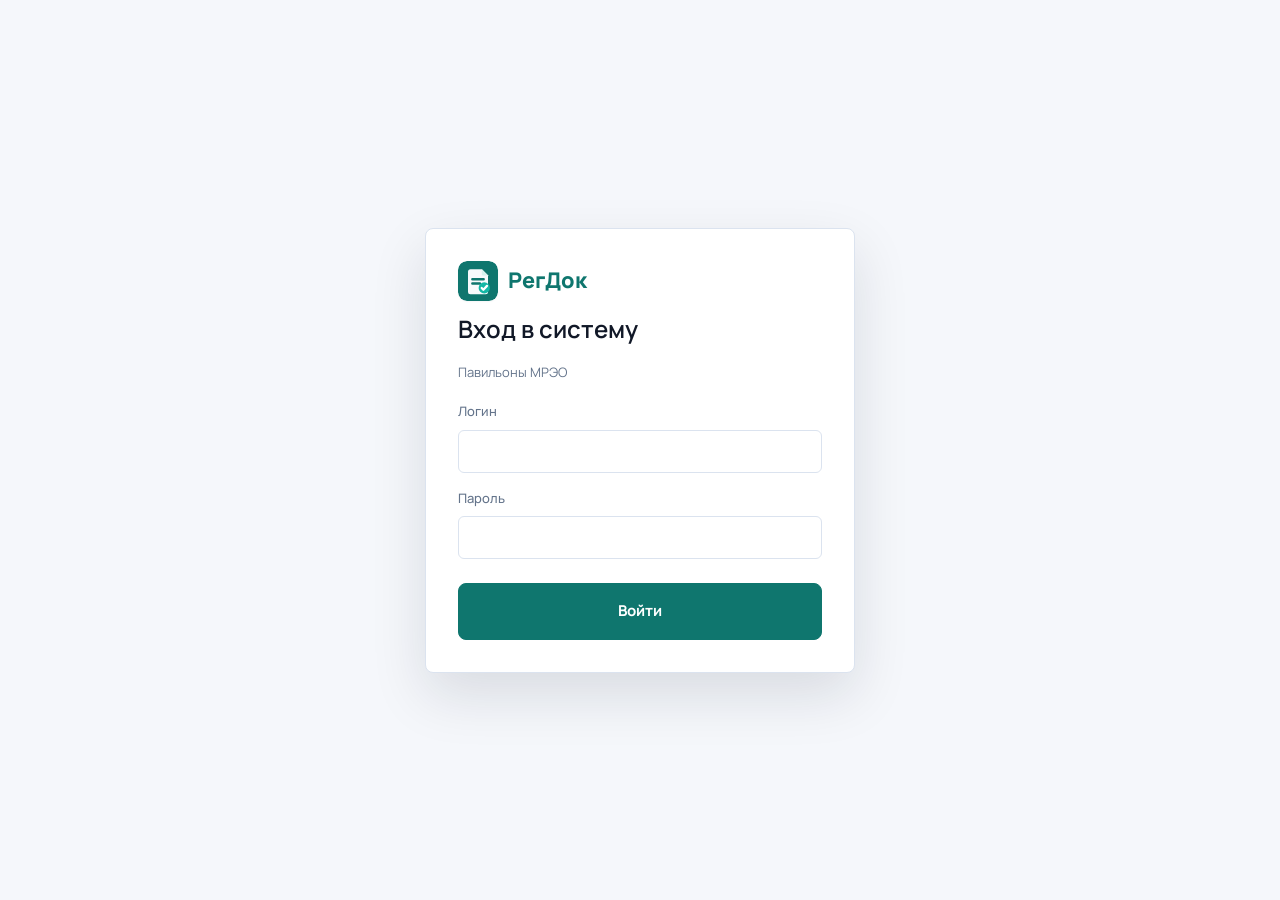
<file: frontend/index.html>
<!DOCTYPE html>
<html lang="ru">
<head>
  <meta charset="UTF-8">
  <meta name="viewport" content="width=device-width, initial-scale=1">
  <script src="page-auth-guard.js?v=289-doc-checkbox-sync"></script>
  <title>Подготовка документов</title>
  <link rel="icon" href="favicon.ico?v=304-logo-mark" sizes="any">
  <link rel="icon" href="favicon.svg?v=304-logo-mark" type="image/svg+xml">
  <link rel="icon" href="favicon-32.png?v=304-logo-mark" type="image/png" sizes="32x32">
  <link rel="apple-touch-icon" href="apple-touch-icon.png?v=304-logo-mark">
  <link rel="mask-icon" href="assets/logo-mask.svg?v=304-logo-mark" color="#0f766e">
  <link rel="preconnect" href="https://fonts.googleapis.com">
  <link rel="preconnect" href="https://fonts.gstatic.com" crossorigin>
  <link href="https://fonts.googleapis.com/css2?family=Manrope:wght@400;500;600;700&family=PT+Serif:wght@400;600&display=swap" rel="stylesheet">
  <link rel="stylesheet" href="styles.css?v=317-history-hidden">
</head>
<body>
  <div class="app">
    <div id="appHeader"></div>
    <main class="main">
      <!-- Контент павильона 1: форма + последние заявки -->
      <div class="main-content main-content--p1" id="contentP1">
      <!-- Основная форма: один блок ввода — остальное подставляется -->
      <section class="card card--primary" id="mainForm">
        <div class="card__title-row">
          <h2 class="card__title">Данные заказа</h2>
          <div class="history-menu" id="historyMenu">
            <button type="button" class="history-menu__trigger" id="historyTrigger" aria-expanded="false" aria-controls="historyPopover">
              История
            </button>
            <div class="history-menu__popover" id="historyPopover" hidden>
              <div class="history-menu__header">
                <strong>История заполнений</strong>
                <span class="history-menu__meta" id="historyRange">0–0</span>
              </div>
              <div class="history-menu__filters" aria-label="Фильтр истории по дате">
                <label class="history-menu__filter-label" for="historyDateFilter">Дата</label>
                <input type="date" id="historyDateFilter" class="history-menu__date">
                <button type="button" class="history-menu__clear" id="historyDateClear">Все</button>
              </div>
              <label class="history-menu__search-label" for="historySearch">Поиск</label>
              <input type="search" id="historySearch" class="history-menu__search" placeholder="ФИО, авто, VIN, телефон">
              <ul class="form-history-list form-history-list--popover" id="formHistoryList">
                <li class="form-history-list__loading" id="formHistoryLoading">Загрузка…</li>
              </ul>
              <div class="history-menu__footer">
                <button type="button" class="history-menu__nav" id="historyPrev" disabled>Назад</button>
                <button type="button" class="history-menu__nav" id="historyNext" disabled>Дальше</button>
              </div>
            </div>
          </div>
        </div>

        <fieldset class="form-section">
          <legend class="form-section__title form-section__title--with-action">
            <span>Покупатель / клиент</span>
            <button type="button" class="section-clear-btn" id="clearClientBlock">Очистить</button>
          </legend>
          <div class="form-section__toggle" style="margin-bottom:0.75rem">
            <label class="toggle-label">
              <input type="checkbox" id="clientIsLegal" class="toggle-label__input" autocomplete="off">
              <span class="toggle-label__box"></span>
              <span class="toggle-label__text">Клиент — юр. лицо</span>
            </label>
          </div>
          <div class="form-grid" id="clientIndividual">
            <div class="field">
              <label class="field__label" for="clientFio">ФИО</label>
              <input type="text" id="clientFio" class="field__input" placeholder="Иванов Иван Иванович" autocomplete="off">
            </div>
            <div class="field">
              <label class="field__label" for="clientBirthDate">Дата рождения</label>
              <input type="text" id="clientBirthDate" class="field__input field__input--date" inputmode="numeric" maxlength="10" placeholder="ДД.ММ.ГГГГ" autocomplete="off">
            </div>
            <div class="field">
              <label class="field__label" for="clientBirthPlace">Место рождения</label>
              <input type="text" id="clientBirthPlace" class="field__input" placeholder="место рождения" autocomplete="off">
            </div>
            <div class="field field--full document-group">
              <div class="document-group__title">Паспорт</div>
              <div class="document-group__row document-group__row--passport">
                <label class="mini-field">
                  <span class="field__label">Серия</span>
                  <input type="text" id="clientPassportSeries" class="field__input field__input--series" inputmode="numeric" maxlength="4" placeholder="0000" autocomplete="off">
                </label>
                <label class="mini-field">
                  <span class="field__label">Номер</span>
                  <input type="text" id="clientPassportNumber" class="field__input field__input--doc-number" inputmode="numeric" maxlength="6" placeholder="000000" autocomplete="off">
                </label>
                <label class="mini-field mini-field--issued-by">
                  <span class="field__label">Кем выдан</span>
                  <input type="text" id="clientPassportIssuedBy" class="field__input" placeholder="наименование подразделения" autocomplete="off">
                </label>
              </div>
              <div class="document-group__row">
                <label class="mini-field mini-field--date">
                  <span class="field__label">Когда выдан</span>
                  <input type="text" id="clientPassportIssuedDate" class="field__input field__input--date" inputmode="numeric" maxlength="10" placeholder="ДД.ММ.ГГГГ" autocomplete="off">
                </label>
                <label class="mini-field mini-field--code">
                  <span class="field__label">Код подразделения</span>
                  <input type="text" id="clientPassportDivisionCode" class="field__input field__input--division" inputmode="numeric" maxlength="7" placeholder="000-000" autocomplete="off">
                </label>
              </div>
            </div>
          </div>
          <div class="form-grid" id="clientLegal" style="display:none">
            <div class="field field--full">
              <label class="field__label" for="clientLegalName">Название</label>
              <input type="text" id="clientLegalName" class="field__input" placeholder="наименование организации" autocomplete="off">
            </div>
            <div class="field">
              <label class="field__label" for="clientInn">ИНН</label>
              <input type="text" id="clientInn" class="field__input" placeholder="ИНН" autocomplete="off">
            </div>
            <div class="field">
              <label class="field__label" for="clientOgrn">ОГРН</label>
              <input type="text" id="clientOgrn" class="field__input" placeholder="ОГРН" autocomplete="off">
            </div>
          </div>
          <div class="form-grid">
            <div class="field field--full">
              <label class="field__label" for="clientAddress">Адрес</label>
              <input type="text" id="clientAddress" class="field__input" placeholder="адрес регистрации" autocomplete="off">
            </div>
            <div class="field field--full">
              <label class="field__label" for="clientPhone">Телефон</label>
              <input type="tel" id="clientPhone" class="field__input field__input--phone" inputmode="numeric" value="+7 (___) ___-__-__" placeholder="+7 (___) ___-__-__" autocomplete="off">
            </div>
          </div>
        </fieldset>

        <fieldset class="form-section form-section--togglable" id="sectionSeller">
          <div class="form-section__toggle">
            <label class="toggle-label">
              <input type="checkbox" id="hasSeller" class="toggle-label__input" autocomplete="off">
              <span class="toggle-label__box"></span>
              <span class="toggle-label__text">Продавец (для ДКП)</span>
            </label>
            <div class="form-section__actions">
              <button type="button" class="section-clear-btn section-swap-btn" id="swapClientSeller">Поменять</button>
              <button type="button" class="section-clear-btn" id="clearSellerBlock">Очистить</button>
            </div>
          </div>
          <div class="form-section__body form-section__body--closed" id="sellerBody">
            <div class="form-grid">
              <div class="field">
                <label class="field__label" for="sellerFio">ФИО продавца</label>
                <input type="text" id="sellerFio" class="field__input" placeholder="Иванов Иван Иванович" autocomplete="off">
              </div>
              <div class="field">
                <label class="field__label" for="sellerBirthDate">Дата рождения</label>
                <input type="text" id="sellerBirthDate" class="field__input field__input--date" inputmode="numeric" maxlength="10" placeholder="ДД.ММ.ГГГГ" autocomplete="off">
              </div>
              <div class="field field--full document-group">
                <div class="document-group__title">Паспорт продавца</div>
                <div class="document-group__row document-group__row--passport">
                  <label class="mini-field">
                    <span class="field__label">Серия</span>
                    <input type="text" id="sellerPassportSeries" class="field__input field__input--series" inputmode="numeric" maxlength="4" placeholder="0000" autocomplete="off">
                  </label>
                  <label class="mini-field">
                    <span class="field__label">Номер</span>
                    <input type="text" id="sellerPassportNumber" class="field__input field__input--doc-number" inputmode="numeric" maxlength="6" placeholder="000000" autocomplete="off">
                  </label>
                  <label class="mini-field mini-field--issued-by">
                    <span class="field__label">Кем выдан</span>
                    <input type="text" id="sellerPassportIssuedBy" class="field__input" placeholder="наименование подразделения" autocomplete="off">
                  </label>
                </div>
                <div class="document-group__row">
                  <label class="mini-field mini-field--date">
                    <span class="field__label">Когда выдан</span>
                    <input type="text" id="sellerPassportIssuedDate" class="field__input field__input--date" inputmode="numeric" maxlength="10" placeholder="ДД.ММ.ГГГГ" autocomplete="off">
                  </label>
                  <label class="mini-field mini-field--code">
                    <span class="field__label">Код подразделения</span>
                    <input type="text" id="sellerPassportDivisionCode" class="field__input field__input--division" inputmode="numeric" maxlength="7" placeholder="000-000" autocomplete="off">
                  </label>
                </div>
              </div>
              <div class="field field--full">
                <label class="field__label" for="sellerAddress">Адрес</label>
                <input type="text" id="sellerAddress" class="field__input" placeholder="адрес регистрации" autocomplete="off">
              </div>
            </div>
            <div class="form-section__sub form-section__sub--dkp">
              <div class="form-section__sub-title">Данные договора (дата, сумма, номер)</div>
              <div class="form-grid form-grid--dkp">
                <div class="field">
                  <label class="field__label" for="dkpDate">Дата договора</label>
                  <input type="text" id="dkpDate" class="field__input field__input--date" inputmode="numeric" maxlength="10" placeholder="ДД.ММ.ГГГГ" autocomplete="off">
                </div>
                <div class="field">
                  <label class="field__label" for="summaDkp">Сумма договора, ₽</label>
                  <input type="number" id="summaDkp" class="field__input field__input--number" min="0" step="1" value="0" placeholder="0">
                </div>
                <div class="field">
                  <label class="field__label" for="dkpNumber">Номер договора (если есть)</label>
                  <input type="text" id="dkpNumber" class="field__input" placeholder="—" autocomplete="off">
                </div>
              </div>
            </div>
          </div>
        </fieldset>

        <fieldset class="form-section form-section--togglable" id="sectionTrustee">
          <div class="form-section__toggle">
            <label class="toggle-label">
              <input type="checkbox" id="hasTrustee" class="toggle-label__input" autocomplete="off">
              <span class="toggle-label__box"></span>
              <span class="toggle-label__text">Доверенное лицо (действует по доверенности)</span>
            </label>
          </div>
          <div class="form-section__body form-section__body--closed" id="trusteeBody">
            <div class="form-grid">
              <div class="field">
                <label class="field__label" for="trusteeFio">ФИО доверенного лица</label>
                <input type="text" id="trusteeFio" class="field__input" placeholder="ФИО" autocomplete="off">
              </div>
              <div class="field">
                <label class="field__label" for="trusteeBirthDate">Дата рождения</label>
                <input type="text" id="trusteeBirthDate" class="field__input field__input--date" inputmode="numeric" maxlength="10" placeholder="ДД.ММ.ГГГГ" autocomplete="off">
              </div>
              <div class="field field--full document-group">
                <div class="document-group__title">Паспорт доверенного лица</div>
                <div class="document-group__row document-group__row--passport">
                  <label class="mini-field">
                    <span class="field__label">Серия</span>
                    <input type="text" id="trusteePassportSeries" class="field__input field__input--series" inputmode="numeric" maxlength="4" placeholder="0000" autocomplete="off">
                  </label>
                  <label class="mini-field">
                    <span class="field__label">Номер</span>
                    <input type="text" id="trusteePassportNumber" class="field__input field__input--doc-number" inputmode="numeric" maxlength="6" placeholder="000000" autocomplete="off">
                  </label>
                  <label class="mini-field mini-field--issued-by">
                    <span class="field__label">Кем выдан</span>
                    <input type="text" id="trusteePassportIssuedBy" class="field__input" placeholder="наименование подразделения" autocomplete="off">
                  </label>
                </div>
                <div class="document-group__row">
                  <label class="mini-field mini-field--date">
                    <span class="field__label">Когда выдан</span>
                    <input type="text" id="trusteePassportIssuedDate" class="field__input field__input--date" inputmode="numeric" maxlength="10" placeholder="ДД.ММ.ГГГГ" autocomplete="off">
                  </label>
                  <label class="mini-field mini-field--code">
                    <span class="field__label">Код подразделения</span>
                    <input type="text" id="trusteePassportDivisionCode" class="field__input field__input--division" inputmode="numeric" maxlength="7" placeholder="000-000" autocomplete="off">
                  </label>
                </div>
              </div>
            </div>
          </div>
        </fieldset>

        <fieldset class="form-section">
          <legend class="form-section__title form-section__title--with-action">
            <span>Транспортное средство</span>
            <button type="button" class="section-clear-btn" id="clearVehicleBlock">Очистить</button>
          </legend>
          <div class="form-grid form-grid--wide">
            <div class="field">
              <label class="field__label" for="vin">VIN</label>
              <input type="text" id="vin" class="field__input" placeholder="VIN / номер кузова" autocomplete="off">
            </div>
            <div class="field">
              <label class="field__label" for="brandModel">Марка, модель</label>
              <input type="text" id="brandModel" class="field__input" placeholder="напр. Toyota Camry" autocomplete="off">
            </div>
            <div class="field">
              <label class="field__label" for="vehicleType">Тип ТС</label>
              <input type="text" id="vehicleType" class="field__input" placeholder="легковой, грузовой…" autocomplete="off">
            </div>
            <div class="field">
              <label class="field__label" for="year">Год выпуска</label>
              <input type="text" id="year" class="field__input" placeholder="год" autocomplete="off">
            </div>
            <div class="field">
              <label class="field__label" for="engine">Двигатель</label>
              <input type="text" id="engine" class="field__input" placeholder="модель, №" autocomplete="off">
            </div>
            <div class="field">
              <label class="field__label" for="chassis">№ шасси (рамы)</label>
              <input type="text" id="chassis" class="field__input" placeholder="—" autocomplete="off">
            </div>
            <div class="field">
              <label class="field__label" for="power">Мощность</label>
              <input type="text" id="power" class="field__input" placeholder="кВт / л.с." autocomplete="off">
            </div>
            <div class="field">
              <label class="field__label" for="mass">Масса</label>
              <input type="text" id="mass" class="field__input" placeholder="разреш. / без нагрузки" autocomplete="off">
            </div>
            <div class="field">
              <label class="field__label" for="body">№ кузова</label>
              <input type="text" id="body" class="field__input" placeholder="—" autocomplete="off">
            </div>
            <div class="field">
              <label class="field__label" for="color">Цвет</label>
              <input type="text" id="color" class="field__input" placeholder="цвет" autocomplete="off">
            </div>
            <div class="field">
              <label class="field__label" for="plateNumber">Гос. номер</label>
              <input type="text" id="plateNumber" class="field__input" placeholder="А123БВ77" autocomplete="off">
            </div>
            <div class="field field--full vehicle-docs">
              <div class="vehicle-doc">
                <div class="document-group__title">СРТС</div>
                <div class="document-group__row">
                  <label class="mini-field">
                    <span class="field__label">Серия</span>
                    <input type="text" id="srtsSeries" class="field__input field__input--series" maxlength="4" placeholder="серия" autocomplete="off">
                  </label>
                  <label class="mini-field">
                    <span class="field__label">Номер</span>
                    <input type="text" id="srtsNumber" class="field__input field__input--doc-number" maxlength="6" placeholder="номер" autocomplete="off">
                  </label>
                  <label class="mini-field mini-field--date">
                    <span class="field__label">Когда выдан</span>
                    <input type="text" id="srtsIssuedDate" class="field__input field__input--date" inputmode="numeric" maxlength="10" placeholder="ДД.ММ.ГГГГ" autocomplete="off">
                  </label>
                </div>
                <label class="field field--full">
                  <span class="field__label">Кем выдан</span>
                  <input type="text" id="srtsIssuedBy" class="field__input" placeholder="орган выдачи" autocomplete="off">
                </label>
              </div>
              <div class="vehicle-doc">
                <div class="document-group__title">ПТС</div>
                <div class="document-group__row">
                  <label class="mini-field">
                    <span class="field__label">Серия</span>
                    <input type="text" id="ptsSeries" class="field__input field__input--series" maxlength="4" placeholder="серия" autocomplete="off">
                  </label>
                  <label class="mini-field">
                    <span class="field__label">Номер</span>
                    <input type="text" id="ptsNumber" class="field__input field__input--doc-number" placeholder="номер / электронный ПТС" autocomplete="off">
                  </label>
                  <label class="mini-field mini-field--date">
                    <span class="field__label">Когда выдан</span>
                    <input type="text" id="ptsIssuedDate" class="field__input field__input--date" inputmode="numeric" maxlength="10" placeholder="ДД.ММ.ГГГГ" autocomplete="off">
                  </label>
                </div>
                <label class="field field--full">
                  <span class="field__label">Кем выдан</span>
                  <input type="text" id="ptsIssuedBy" class="field__input" placeholder="орган выдачи" autocomplete="off">
                </label>
              </div>
            </div>
          </div>
          <div class="form-section__sub form-section__sub--dkp-single">
            <div class="field">
              <label class="field__label" for="dkpSummary">ДКП</label>
              <input type="text" id="dkpSummary" class="field__input" placeholder="если указали «Продавец» — подтянется дата и сумма, иначе впишите вручную">
            </div>
          </div>
        </fieldset>

      </section>

      <aside class="work-sidebar" aria-label="Документы, оплата и итоги">
        <section class="card card--summary card--payment-workflow" id="summaryCard">
          <h2 class="card__title">Документы и оплата</h2>
          <div class="payment-workflow">
            <div class="form-row form-row--add-doc">
              <div class="field field--full">
                <label class="field__label" for="docSelect">Документы</label>
                <div id="docSelect" class="document-checklist" role="group" aria-label="Документы из прейскуранта">
                  <span class="document-checklist__loading">Загрузка прейскуранта...</span>
                </div>
              </div>
            </div>
            <div class="form-row amounts">
              <div class="field">
                <label class="field__label" for="stateDuty">Госпошлина, ₽</label>
                <input type="number" id="stateDuty" class="field__input field__input--number" min="0" step="1" value="0" placeholder="0">
                <div class="state-duty-note" id="stateDutyNote" hidden>
                  <span>В заявление: <strong id="stateDutyBaseHint">0 ₽</strong></span>
                  <span>В кассу с комиссией: <strong id="stateDutyCashHint">0 ₽</strong></span>
                  <span>Комиссия: <strong id="stateDutyCommissionHint">0 ₽</strong></span>
                </div>
              </div>
              <div class="field field--plate">
                <div class="plate-option">
                  <label class="toggle-label">
                    <input type="checkbox" id="needPlate" class="toggle-label__input" autocomplete="off">
                    <span class="toggle-label__box"></span>
                    <span class="toggle-label__text">Изготовление номера</span>
                  </label>
                  <span class="plate-option__qty">
                    <select id="plateQuantity" class="field__select field__select--sm" title="Количество">
                      <option value="1">1 шт — 1 500 ₽</option>
                      <option value="2">2 шт — 3 000 ₽</option>
                    </select>
                  </span>
                </div>
              </div>
            </div>
          </div>
          <h3 class="payment-total-title">К оплате</h3>
          <div class="summary">
            <div class="summary__row summary__row--stacked">
              <div class="summary__row-main">
                <span class="summary__label">Документы</span>
                <span class="summary__value summary__value--income" id="sumIncome">0 ₽</span>
              </div>
              <div class="documents-to-print documents-to-print--summary" id="documentsToPrint">
                <p class="documents-to-print__empty" id="documentsEmpty" hidden></p>
                <ul class="documents-to-print__list" id="documentsList"></ul>
              </div>
            </div>
            <div class="summary__row" id="sumStateDutyRow" hidden>
              <span class="summary__label">Госпошлина</span>
              <span class="summary__value" id="sumStateDuty">0 ₽</span>
            </div>
            <div class="summary__row" id="sumPlateRow" hidden>
              <span class="summary__label" id="sumPlateLabel">Номера</span>
              <span class="summary__value" id="sumPlate">0 ₽</span>
            </div>
            <div class="summary__row summary__row--total">
              <span class="summary__label">Итого к оплате</span>
              <span class="summary__value summary__value--total" id="sumTotal">0 ₽</span>
            </div>
          </div>
          <div class="actions actions--stacked">
            <button type="button" class="btn btn--primary" id="btnAcceptCash" disabled>
              Принять наличные
            </button>
            <button type="button" class="btn btn--secondary" id="btnPrint" disabled>
              Печать документов
            </button>
          </div>
          <p class="summary__hint">Сумма считается автоматически из полей выше</p>
        </section>

      </aside>
      </div>

      <!-- Контент павильона 2: заказы с номерами -->
      <div class="main-content main-content--p2" id="contentP2" style="display:none;">
        <section class="card">
          <h2 class="card__title">Изготовление номеров — последние заказы</h2>
          <div id="plateListContainer">
            <p class="text-caption" id="plateListLoading">Загрузка…</p>
            <table class="plate-table" id="plateOrderTable" style="display:none;">
              <thead>
                <tr><th>ID</th><th>Клиент</th><th>Сумма</th><th>Заявл.</th><th>Дата заявки</th><th>Комментарий</th><th>Действия</th></tr>
              </thead>
              <tbody id="plateOrderBody"></tbody>
            </table>
            <p class="text-caption" id="plateListEmpty" style="display:none;">Нет заказов с номерами</p>
          </div>
        </section>
        <div id="modalPay" class="modal" aria-hidden="true">
          <div class="modal__box">
            <h3>Доплата за номера</h3>
            <p class="text-caption" style="margin:0 0 0.5rem;">Заказ <strong id="modalOrderIdP2"></strong></p>
            <label for="modalAmountP2">Сумма, ₽</label>
            <input type="number" id="modalAmountP2" min="1" step="1" value="0">
            <div class="row-actions">
              <button type="button" class="btn btn--primary" id="modalSubmitP2">Принять</button>
              <button type="button" class="btn btn--secondary" id="modalCancelP2">Отмена</button>
            </div>
          </div>
        </div>
      </div>
    </main>

    <footer class="footer">
      <span id="orderIdDisplay"></span>
      <span class="footer__time" id="currentTime"></span>
    </footer>
  </div>

  <script src="auth.js?v=317-history-hidden"></script>
  <script src="header-common.js?v=317-history-hidden"></script>
  <script src="dashboard.js?v=317-history-hidden"></script>
  <script src="form-page/context.js?v=317-history-hidden"></script>
  <script src="form-page/helpers.js?v=317-history-hidden"></script>
  <script src="form-page/render.js?v=317-history-hidden"></script>
  <script src="form-page/api.js?v=317-history-hidden"></script>
  <script src="form-page/init.js?v=317-history-hidden"></script>
  <script src="app.js?v=317-history-hidden"></script>
</body>
</html>
</file>
<file: frontend/styles.css>
/* ==========================================================================
   Eye W — Design system & layout (2026-style)
   Stripe/Notion/Linear inspired: air, hierarchy, one accent, soft shadows.
   All existing IDs and JS-targeted classes preserved.
   ========================================================================== */

/* -------------------------------------------------------------------------- */
/* 1. Reset & tokens                                                           */
/* -------------------------------------------------------------------------- */
:root {
  /* Primary + neutrals */
  color-scheme: light;
  --color-primary: #0f766e;
  --color-primary-hover: #115e59;
  --color-primary-soft: rgba(15, 118, 110, 0.1);
  --color-primary-strong: #134e4a;
  --color-accent-blue: #2563eb;
  --color-accent-blue-soft: rgba(37, 99, 235, 0.1);
  --color-income: #15803d;
  --color-success: #16a34a;
  --color-warning: #d97706;
  --color-danger: #dc2626;
  --color-danger-bg: #fef2f2;

  --color-bg: #f4f7fb;
  --color-surface: #ffffff;
  --color-surface-alt: #f8fafc;
  --color-surface-elevated: #ffffff;
  --color-text: #172033;
  --color-text-muted: #667085;
  --color-border: #d8e0ea;
  --color-border-soft: rgba(100, 116, 139, 0.18);
  --color-border-focus: var(--color-primary);
  --color-table-header: #f8fafc;
  --color-hover: #f1f5f9;
  --color-input-bg: #ffffff;
  --focus-ring: rgba(15, 118, 110, 0.16);

  /* Spacing (8px grid) */
  --space-1: 4px;
  --space-2: 8px;
  --space-3: 12px;
  --space-4: 16px;
  --space-5: 20px;
  --space-6: 24px;
  --space-8: 32px;
  --space-10: 40px;

  /* Radius */
  --radius-sm: 8px;
  --radius-md: 12px;
  --radius-lg: 16px;

  /* Shadows (soft, 2026) */
  --shadow-sm: 0 1px 2px rgba(15, 23, 42, 0.05);
  --shadow-md: 0 10px 28px rgba(15, 23, 42, 0.08);
  --shadow-lg: 0 20px 56px rgba(15, 23, 42, 0.12);

  /* Typography */
  --font-sans: 'Manrope', system-ui, -apple-system, sans-serif;
  --font-serif: 'PT Serif', Georgia, serif;

  --text-h1: 1.5rem;
  --text-h2: 1.25rem;
  --text-section: 0.875rem;
  --text-body: 0.9375rem;
  --text-caption: 0.8125rem;
  --line-height: 1.5;
  --line-height-tight: 1.35;

  /* Legacy aliases (used by existing markup) */
  --bg: var(--color-bg);
  --surface: var(--color-surface);
  --surface2: var(--color-surface-alt);
  --text: var(--color-text);
  --text-muted: var(--color-text-muted);
  --accent: var(--color-primary);
  --accent-hover: var(--color-primary-hover);
  --accent-soft: var(--color-primary-soft);
  --border: var(--color-border);
  --shadow: var(--shadow-sm);
  --radius: var(--radius-md);
}

:root[data-theme="dark"] {
  color-scheme: dark;
  --color-primary: #58c7b8;
  --color-primary-hover: #7dd8cd;
  --color-primary-soft: rgba(88, 199, 184, 0.12);
  --color-primary-strong: #b9eee7;
  --color-accent-blue: #8fb7ff;
  --color-accent-blue-soft: rgba(143, 183, 255, 0.11);
  --color-income: #84d89a;
  --color-success: #84d89a;
  --color-warning: #e7bd74;
  --color-danger: #f29a9a;
  --color-danger-bg: rgba(242, 154, 154, 0.13);

  --color-bg: #171b24;
  --color-surface: #202636;
  --color-surface-alt: #252c3d;
  --color-surface-elevated: #2b3345;
  --color-text: #edf2f7;
  --color-text-muted: #b0bac9;
  --color-border: rgba(190, 201, 218, 0.18);
  --color-border-soft: rgba(190, 201, 218, 0.11);
  --color-table-header: #252c3d;
  --color-hover: rgba(255, 255, 255, 0.055);
  --color-input-bg: #1c2230;
  --focus-ring: rgba(88, 199, 184, 0.22);

  --shadow-sm: 0 1px 0 rgba(255, 255, 255, 0.035), 0 10px 30px rgba(0, 0, 0, 0.18);
  --shadow-md: 0 18px 42px rgba(0, 0, 0, 0.22);
  --shadow-lg: 0 28px 70px rgba(0, 0, 0, 0.3);
}

*,
*::before,
*::after {
  box-sizing: border-box;
}

/* -------------------------------------------------------------------------- */
/* 2. Base                                                                     */
/* -------------------------------------------------------------------------- */
body {
  margin: 0;
  min-height: 100vh;
  background:
    radial-gradient(circle at 10% -10%, var(--color-primary-soft), transparent 32rem),
    radial-gradient(circle at 92% 8%, var(--color-accent-blue-soft), transparent 28rem),
    linear-gradient(180deg, var(--color-surface-alt) 0%, var(--color-bg) 44%, var(--color-bg) 100%);
  color: var(--color-text);
  font-family: var(--font-sans);
  font-size: var(--text-body);
  line-height: var(--line-height);
  -webkit-font-smoothing: antialiased;
}

/* Typography scale */
.text-h1 { font-size: var(--text-h1); font-weight: 600; line-height: var(--line-height-tight); color: var(--color-text); }
.text-h2 { font-size: var(--text-h2); font-weight: 600; color: var(--color-text); }
.text-section { font-size: var(--text-section); font-weight: 600; color: var(--color-text-muted); text-transform: uppercase; letter-spacing: 0.03em; }
.text-body { font-size: var(--text-body); }
.text-caption { font-size: var(--text-caption); color: var(--color-text-muted); }

/* -------------------------------------------------------------------------- */
/* 3. Layout                                                                   */
/* -------------------------------------------------------------------------- */
.app,
.plate-page,
.plate-cash-page,
.cash-page,
.warehouse-page,
.admin,
.users {
  max-width: 1280px;
  margin: 0 auto;
  min-height: 100vh;
  display: flex;
  flex-direction: column;
  padding: var(--space-6);
}

/* Аналитика */
.analytics-section {
  margin-bottom: var(--space-6);
}

.analytics-section__header {
  display: flex;
  justify-content: space-between;
  align-items: center;
  margin-bottom: var(--space-3);
  gap: var(--space-3);
}

.analytics-section__controls {
  display: flex;
  align-items: center;
  gap: var(--space-2);
  font-size: var(--text-caption);
}

.analytics-section__controls select {
  padding: var(--space-1) var(--space-2);
  border-radius: var(--radius-sm);
  border: 1px solid var(--color-border);
  background: var(--color-surface);
}

.analytics-block {
  position: relative;
  background: var(--color-surface);
  border-radius: var(--radius-lg);
  border: 1px solid var(--color-border);
  padding: var(--space-4);
  box-shadow: var(--shadow-sm);
  min-height: 64px;
}

.analytics-block__loader {
  font-size: var(--text-caption);
  color: var(--color-text-muted);
}

.analytics-block--loading {
  opacity: 0.7;
}

.kpi-grid {
  display: grid;
  grid-template-columns: repeat(auto-fit, minmax(180px, 1fr));
  gap: var(--space-4);
}

.kpi-card {
  padding: var(--space-3);
  border-radius: var(--radius-md);
  border: 1px solid var(--color-border);
  background: var(--color-surface-alt);
}

.kpi-card--highlight {
  border-color: var(--color-primary);
  background: var(--color-primary-soft);
}

.kpi-card__label {
  font-size: var(--text-caption);
  color: var(--color-text-muted);
  margin-bottom: var(--space-2);
}

.kpi-card__value {
  font-size: 1.2rem;
  font-weight: 600;
  margin-bottom: var(--space-2);
}

.kpi-card__delta {
  font-size: var(--text-caption);
}

.delta {
  font-weight: 500;
}

.delta--up { color: var(--color-success); }

.delta--down { color: var(--color-danger); }

.delta--zero {
  color: var(--color-text-muted);
}

.table-wrapper {
  width: 100%;
  overflow-x: auto;
}

.analytics-table {
  width: 100%;
  border-collapse: collapse;
  font-size: var(--text-body);
}

.analytics-table th,
.analytics-table td {
  padding: var(--space-2) var(--space-3);
  border-bottom: 1px solid var(--color-border);
  text-align: left;
  white-space: nowrap;
}

.analytics-table th {
  background: var(--color-table-header);
  font-size: var(--text-caption);
  color: var(--color-text-muted);
  text-transform: uppercase;
  letter-spacing: 0.03em;
}

.analytics-table--sortable th {
  cursor: pointer;
}

.analytics-table--sortable th.sorted {
  color: var(--color-primary);
}

.analytics-table--sortable th.sorted--asc::after,
.analytics-table--sortable th.sorted--desc::after {
  content: '';
  display: inline-block;
  margin-left: 4px;
  border: 4px solid transparent;
}

.analytics-table--sortable th.sorted--asc::after {
  border-bottom-color: var(--color-primary);
}

.analytics-table--sortable th.sorted--desc::after {
  border-top-color: var(--color-primary);
}

.account {
  display: flex;
  min-height: 100vh;
  max-width: none;
  padding: 0;
}

/* -------------------------------------------------------------------------- */
/* 4. Header & nav                                                             */
/* -------------------------------------------------------------------------- */
.header {
  background: var(--color-surface);
  padding: var(--space-5) var(--space-6);
  border-radius: var(--radius-lg);
  box-shadow: var(--shadow-sm);
  margin-bottom: var(--space-6);
  display: flex;
  flex-wrap: wrap;
  align-items: center;
  gap: var(--space-4);
  border: 1px solid var(--color-border);
}

.header__title {
  font-family: var(--font-serif);
  font-size: var(--text-h1);
  font-weight: 600;
  margin: 0;
  color: var(--color-text);
}

.header__subtitle {
  margin: 0;
  color: var(--color-text-muted);
  font-size: var(--text-caption);
  font-weight: 400;
}

.nav-bar {
  display: flex;
  flex-wrap: wrap;
  align-items: center;
  gap: var(--space-2) var(--space-4);
  margin-left: auto;
  font-size: var(--text-caption);
}

.nav-bar .nav-group {
  display: flex;
  align-items: center;
  gap: var(--space-2);
}

.nav-bar .nav-group + .nav-group::before {
  content: '';
  display: inline-block;
  width: 1px;
  height: 1em;
  background: var(--color-border);
  margin-right: var(--space-2);
  vertical-align: middle;
}

.nav-bar a {
  color: var(--color-primary);
  text-decoration: none;
  white-space: nowrap;
  padding: var(--space-1) var(--space-2);
  border-radius: var(--radius-sm);
  transition: color 0.15s ease, background 0.15s ease;
}

.nav-bar a:hover {
  color: var(--color-primary-hover);
  background: var(--color-primary-soft);
}

.nav-bar a:focus-visible {
  outline: none;
  box-shadow: 0 0 0 2px var(--color-primary-soft);
  border-radius: var(--radius-sm);
}

.nav-bar .nav-user {
  color: var(--color-text-muted);
  margin-right: var(--space-1);
}

.nav-bar .nav-logout {
  color: var(--color-text-muted);
}

.nav-bar .nav-logout:hover {
  color: var(--color-text);
}

/* Dashboard header: павильон, быстрый экшен, меню 3 точки */
.header--dashboard .header__row {
  display: flex;
  flex-wrap: wrap;
  align-items: center;
  justify-content: space-between;
  gap: var(--space-4);
  width: 100%;
}
.header--dashboard .header__brand {
  display: flex;
  align-items: center;
  gap: var(--space-4);
  flex-wrap: wrap;
}
.header__home {
  display: inline-flex;
  align-items: center;
  gap: 10px;
  color: var(--color-text);
  text-decoration: none;
  border-radius: var(--radius-md);
}

.header__home:hover {
  color: var(--color-primary);
}

.header__logo {
  width: 36px;
  height: 36px;
  display: block;
  flex: 0 0 auto;
  border-radius: 8px;
  box-shadow: var(--shadow-sm);
}

.header--dashboard .header__title {
  margin: 0;
}
.header__pavilion-label,
.header__pavilion-select {
  font-size: var(--text-caption);
  color: var(--color-text-muted);
}
.header__pavilion-select {
  padding: var(--space-1) var(--space-2);
  border: 1px solid var(--color-border);
  border-radius: var(--radius-sm);
  background: var(--color-surface);
  color: var(--color-text);
}
.header__actions {
  display: flex;
  align-items: center;
  gap: var(--space-3);
}
.header__quick-create {
  white-space: nowrap;
}
.header__menu-wrap {
  position: relative;
  display: flex;
  align-items: center;
  gap: var(--space-2);
}
.header__user-name {
  font-size: var(--text-body);
  color: var(--color-text);
  cursor: pointer;
  padding: var(--space-1) var(--space-2);
  border-radius: var(--radius-sm);
  user-select: none;
}
.header__user-name:hover {
  color: var(--color-primary);
  background: var(--color-primary-soft);
}
.header__logout-link {
  font-size: var(--text-caption);
  color: var(--color-text-muted);
  text-decoration: none;
  padding: var(--space-1) var(--space-2);
  border-radius: var(--radius-sm);
  white-space: nowrap;
}
.header__logout-link:hover {
  color: var(--color-primary);
  background: var(--color-primary-soft);
}
.header__menu-btn {
  width: 2.25rem;
  height: 2.25rem;
  padding: 0;
  border: 1px solid var(--color-border);
  border-radius: var(--radius-sm);
  background: var(--color-surface);
  color: var(--color-text);
  font-size: 1.25rem;
  line-height: 1;
  cursor: pointer;
  display: flex;
  align-items: center;
  justify-content: center;
  transition: background 0.15s ease, border-color 0.15s ease;
}
.header__menu-btn:hover {
  background: var(--color-surface-alt);
  border-color: var(--color-text-muted);
}

.theme-toggle {
  display: inline-flex;
  align-items: center;
  justify-content: center;
  width: 2.35rem;
  height: 2.35rem;
  padding: 0;
  border: 1px solid var(--color-border);
  border-radius: 999px;
  background: var(--color-surface);
  color: var(--color-text);
  box-shadow: var(--shadow-sm);
  cursor: pointer;
  font: inherit;
  font-size: 1rem;
  transition: border-color 0.15s ease, background 0.15s ease, color 0.15s ease, transform 0.12s ease;
}

.theme-toggle:hover {
  border-color: var(--color-primary);
  background: var(--color-primary-soft);
  color: var(--color-primary);
  transform: translateY(-1px);
}
.header__dropdown {
  position: absolute;
  top: 100%;
  right: 0;
  margin-top: var(--space-2);
  width: 20rem;
  max-width: min(20rem, calc(100vw - 32px));
  max-height: min(76vh, 620px);
  overflow: auto;
  background:
    linear-gradient(180deg, var(--color-primary-soft), transparent 120px),
    var(--color-surface);
  border: 1px solid var(--color-border);
  border-radius: var(--radius-md);
  box-shadow: var(--shadow-lg);
  z-index: 100;
  padding: var(--space-3);
}
.header__dropdown {
  display: none;
}
.header__dropdown.header__dropdown--open {
  display: block;
}
.header__dropdown-group {
  font-size: 0.72rem;
  font-weight: 800;
  color: var(--color-text-muted);
  padding: var(--space-2) var(--space-1) var(--space-1);
  margin-top: var(--space-3);
  text-transform: uppercase;
  letter-spacing: 0.06em;
}
.header__dropdown-group:first-child {
  margin-top: 0;
}
.header__dropdown-inner {
  display: grid;
  gap: var(--space-1);
}
.header__dropdown-inner a {
  display: grid;
  gap: 2px;
  padding: var(--space-2) var(--space-3);
  color: var(--color-text);
  text-decoration: none;
  border-radius: var(--radius-sm);
  font-size: 0.92rem;
  line-height: 1.25;
  border: 1px solid transparent;
}
.header__dropdown-inner a:hover {
  background: rgba(17, 106, 91, 0.08);
  color: var(--color-primary);
  border-color: rgba(17, 106, 91, 0.13);
}
.header__dropdown-inner a.header__dropdown-link--active {
  background: var(--color-primary-soft);
  color: var(--color-primary);
  font-weight: 600;
  border-color: rgba(17, 106, 91, 0.16);
}
.header__dropdown-link-label {
  font-weight: 700;
}
.header__dropdown-link-note {
  color: var(--color-text-muted);
  font-size: 0.76rem;
  line-height: 1.25;
}
.header__dropdown-inner hr {
  border: none;
  border-top: 1px solid var(--color-border);
  margin: var(--space-2) 0;
}

.orders-table {
  width: 100%;
  border-collapse: collapse;
  font-size: var(--text-caption);
}
.orders-table th,
.orders-table td {
  padding: var(--space-2) var(--space-3);
  text-align: left;
  border-bottom: 1px solid var(--color-border);
}
.orders-table th {
  font-weight: 600;
  color: var(--color-text-muted);
}

.header__operator,
.header__user {
  margin-left: auto;
  font-size: var(--text-caption);
  color: var(--color-text-muted);
}

.header__operator-label { margin-right: var(--space-2); }
.header__operator-name { font-weight: 600; color: var(--color-text); }
.header__user a { color: var(--color-primary); }

.header__operator-btn,
.header__operator-select {
  padding: var(--space-2) var(--space-3);
  font-size: var(--text-caption);
  border: 1px solid var(--color-border);
  border-radius: var(--radius-sm);
  background: var(--color-surface-alt);
  color: var(--color-text);
  cursor: pointer;
  transition: border-color 0.15s ease, color 0.15s ease;
}

.header__operator-btn:hover {
  color: var(--color-primary);
  border-color: var(--color-primary);
}

/* -------------------------------------------------------------------------- */
/* 5. Main content                                                             */
/* -------------------------------------------------------------------------- */
.main {
  flex: 1;
  display: flex;
  flex-direction: column;
  gap: var(--space-5);
}

/* -------------------------------------------------------------------------- */
/* 6. Cards                                                                    */
/* -------------------------------------------------------------------------- */
.card {
  background: linear-gradient(180deg, rgba(255, 255, 255, 0.98), rgba(255, 255, 255, 0.94));
  border-radius: 22px;
  box-shadow: 0 18px 44px rgba(42, 37, 27, 0.07);
  padding: var(--space-6);
  border: 1px solid rgba(228, 225, 217, 0.9);
  transition: box-shadow 0.2s ease;
}

.card:hover {
  box-shadow: 0 22px 54px rgba(42, 37, 27, 0.09);
}

.card__title {
  font-family: var(--font-serif);
  font-size: var(--text-h2);
  font-weight: 600;
  margin: 0 0 var(--space-5) 0;
  color: var(--color-text);
  padding-bottom: var(--space-3);
  border-bottom: 1px solid var(--color-border);
}

.card__title-row {
  display: flex;
  align-items: center;
  justify-content: space-between;
  gap: var(--space-3);
  margin-bottom: var(--space-5);
}

.card__title-row .card__title {
  margin: 0;
  flex: 1;
}

.card--primary {
  position: relative;
  overflow: hidden;
  border-left: 0;
}

.card--primary::before {
  content: "";
  position: absolute;
  inset: 0 auto 0 0;
  width: 5px;
  background: linear-gradient(180deg, #116a5b, #d8a63f);
}

.card--summary .summary__value--total {
  font-size: 1.35rem;
  color: var(--color-primary);
}

/* -------------------------------------------------------------------------- */
/* 7. Buttons                                                                  */
/* -------------------------------------------------------------------------- */
.btn {
  padding: var(--space-3) var(--space-5);
  font: inherit;
  font-size: var(--text-body);
  font-weight: 600;
  border: none;
  border-radius: var(--radius-md);
  cursor: pointer;
  transition: background 0.15s ease, transform 0.05s ease, box-shadow 0.15s ease;
}

.btn:focus-visible {
  outline: none;
  box-shadow: 0 0 0 2px var(--color-surface), 0 0 0 4px var(--color-primary-soft);
}

.btn:active {
  transform: scale(0.98);
}

.btn--primary {
  background: var(--color-primary);
  color: #fff;
}

.btn--primary:hover:not(:disabled) {
  background: var(--color-primary-hover);
  box-shadow: var(--shadow-sm);
}

.btn--primary:disabled {
  background: var(--color-border);
  color: var(--color-text-muted);
  cursor: not-allowed;
}

.btn--secondary {
  background: var(--color-surface-alt);
  color: var(--color-text);
  border: 1px solid var(--color-border);
}

.btn--secondary:hover:not(:disabled) {
  background: var(--color-border);
  border-color: var(--color-text-muted);
}

.btn--secondary:disabled {
  opacity: 0.6;
  cursor: not-allowed;
}

.btn--danger {
  background: var(--color-danger);
  color: #fff;
  border-color: var(--color-danger);
}

.btn--danger:hover:not(:disabled) {
  background: #991b1b;
}

.btn-sm {
  padding: var(--space-2) var(--space-3);
  font-size: var(--text-caption);
}

.btn-group {
  display: flex;
  gap: var(--space-2);
  flex-wrap: wrap;
  align-items: center;
}

.btn-group--vertical { flex-direction: column; align-items: flex-start; }
.btn-group--separated { gap: var(--space-3); }
.btn-group--separated .btn-group__primary { padding-right: var(--space-2); border-right: 1px solid var(--color-border); }

.actions {
  display: flex;
  flex-wrap: wrap;
  gap: var(--space-3);
}

/* -------------------------------------------------------------------------- */
/* 8. Form: grid, sections, fields (keep for app.js)                          */
/* -------------------------------------------------------------------------- */
.form-grid,
.form-row {
  display: grid;
  gap: var(--space-4) var(--space-5);
  margin-bottom: var(--space-5);
}

.form-grid {
  grid-template-columns: 1fr 1fr;
}

.form-row {
  grid-template-columns: repeat(auto-fit, minmax(160px, 1fr));
}

.form-row.amounts {
  grid-template-columns: repeat(auto-fit, minmax(120px, 1fr));
}

.form-row--add-doc {
  grid-template-columns: 1fr auto;
  align-items: end;
}

.payment-workflow .form-row {
  margin-bottom: var(--space-4);
}

.payment-workflow .form-row:last-child {
  margin-bottom: 0;
}

.card--payment-workflow .form-row--add-doc {
  grid-template-columns: 1fr;
}

.document-checklist {
  display: grid;
  grid-template-columns: repeat(auto-fit, minmax(210px, 1fr));
  gap: var(--space-2);
  padding: var(--space-3);
  border: 1px solid var(--color-border);
  border-radius: var(--radius-md);
  background: var(--color-surface-alt);
}

.document-checklist__item {
  display: grid;
  grid-template-columns: 20px 1fr auto;
  align-items: center;
  gap: var(--space-2);
  min-height: 44px;
  padding: var(--space-2) var(--space-3);
  border: 1px solid var(--color-border);
  border-radius: var(--radius-sm);
  background: var(--color-surface);
  cursor: pointer;
}

.document-checklist__item input { display: none; }

.document-checklist__box {
  width: 18px;
  height: 18px;
  border: 2px solid var(--color-border-strong);
  border-radius: 5px;
  background: var(--color-surface);
}

.document-checklist__item:has(input:checked) {
  border-color: rgba(15, 118, 110, 0.35);
  background: rgba(15, 118, 110, 0.08);
}

.document-checklist__item:has(input:checked) .document-checklist__box {
  border-color: var(--color-success);
  background: var(--color-success);
  box-shadow: inset 0 0 0 4px var(--color-surface);
}

.document-checklist__name {
  min-width: 0;
  font-weight: 700;
  color: var(--color-text);
}

.document-checklist__price,
.document-checklist__loading {
  color: var(--color-text-muted);
  font-size: var(--text-caption);
}

.form-section {
  border: none;
  margin: 0 0 var(--space-6) 0;
  padding: 0 0 var(--space-5) 0;
  border-bottom: 1px solid rgba(228, 225, 217, 0.75);
}

.form-section:last-of-type {
  border-bottom: none;
  margin-bottom: 0;
  padding-bottom: 0;
}

.form-section--togglable {
  padding: 0;
  border: 1px solid rgba(228, 225, 217, 0.82);
  border-radius: 18px;
  background: rgba(247, 247, 244, 0.72);
  overflow: hidden;
  margin-bottom: var(--space-4);
}

.form-section--togglable .form-section__toggle {
  padding: var(--space-3) var(--space-4);
  cursor: pointer;
  user-select: none;
  transition: background 0.15s ease;
  display: flex;
  align-items: center;
  justify-content: space-between;
  gap: var(--space-2);
}

.form-section--togglable .form-section__toggle:hover {
  background: rgba(0, 0, 0, 0.03);
}

.form-section--togglable .form-section__body {
  padding: 0 var(--space-4) var(--space-4);
  overflow: hidden;
  opacity: 1;
}

.form-section--togglable .form-section__body--closed {
  display: none;
  padding-top: 0;
  padding-bottom: 0;
  opacity: 0;
  margin: 0;
}

.form-section--togglable .form-section__body .form-grid {
  margin-bottom: 0;
  padding-top: var(--space-2);
  border-top: 1px solid rgba(228, 225, 217, 0.78);
}

.form-section__title {
  font-family: var(--font-sans);
  font-size: 0.78rem;
  font-weight: 700;
  color: #52615f;
  text-transform: uppercase;
  letter-spacing: 0.075em;
  padding: 0 var(--space-2) 0 0;
}

.form-section__title--with-action {
  display: flex;
  align-items: center;
  justify-content: space-between;
  gap: var(--space-2);
  width: 100%;
}

.form-section__actions {
  display: inline-flex;
  align-items: center;
  gap: var(--space-2);
  flex: 0 0 auto;
}

.section-clear-btn {
  flex: 0 0 auto;
  min-height: 1.8rem;
  padding: 0 var(--space-2);
  border: 1px solid var(--color-border);
  border-radius: var(--radius-sm);
  background: var(--color-surface);
  color: var(--color-text-muted);
  font: inherit;
  font-size: var(--text-caption);
  font-weight: 700;
  letter-spacing: 0;
  text-transform: none;
  cursor: pointer;
}

.section-clear-btn:hover {
  border-color: rgba(185, 28, 28, 0.24);
  background: var(--color-danger-bg);
  color: var(--color-danger);
}

.section-clear-btn:focus-visible {
  outline: none;
  border-color: var(--color-primary);
  box-shadow: 0 0 0 3px var(--focus-ring);
}

.section-swap-btn {
  border-color: rgba(15, 118, 110, 0.24);
  background: var(--color-primary-soft);
  color: var(--color-primary);
}

.section-swap-btn:hover {
  border-color: rgba(15, 118, 110, 0.34);
  background: var(--color-primary);
  color: #fff;
}

.form-section__sub { margin-top: var(--space-5); padding-top: var(--space-4); border-top: 1px solid var(--color-border); }
.form-section__sub-title { font-size: var(--text-caption); font-weight: 600; color: var(--color-text-muted); margin-bottom: var(--space-3); }
.form-grid--wide { grid-template-columns: repeat(auto-fill, minmax(160px, 1fr)); }
.form-grid--dkp { grid-template-columns: repeat(auto-fit, minmax(140px, 1fr)); }
.form-section__sub--dkp-single .field--dkp-row { display: flex; flex-wrap: wrap; align-items: flex-end; gap: var(--space-4); }
.form-section__sub--dkp-single .field--dkp-row .field--grow { flex: 1; min-width: 200px; }

.document-group {
  display: grid;
  gap: var(--space-3);
  padding: var(--space-4) 0 0;
  border: 0;
  border-top: 1px solid rgba(228, 225, 217, 0.78);
  border-radius: 0;
  background: transparent;
}

.document-group__title {
  display: inline-flex;
  width: fit-content;
  align-items: center;
  gap: var(--space-2);
  font-size: 0.76rem;
  font-weight: 700;
  letter-spacing: 0.065em;
  text-transform: uppercase;
  color: #52615f;
}

.document-group__title::before {
  content: "";
  width: 0.55rem;
  height: 0.55rem;
  border-radius: 999px;
  background: color-mix(in srgb, var(--color-primary) 72%, #d8a63f);
}

.document-group__row {
  display: grid;
  grid-template-columns: repeat(12, minmax(0, 1fr));
  align-items: flex-end;
  gap: var(--space-3);
}

.document-group__row--passport {
  display: flex;
  flex-wrap: wrap;
  align-items: flex-end;
  gap: var(--space-2) var(--space-3);
}

.document-group__row--passport .mini-field:nth-child(1) { flex: 0 0 6.5rem; min-width: 6.5rem; }
.document-group__row--passport .mini-field:nth-child(2) { flex: 0 0 8rem; min-width: 8rem; }
.document-group__row--passport .mini-field--issued-by { flex: 1 1 24rem; }
.document-group__row:not(.document-group__row--passport) .mini-field { grid-column: span 3; min-width: 9rem; }
.document-group__row--passport .mini-field:nth-child(1),
.document-group__row--passport .mini-field:nth-child(2),
.document-group__row:not(.document-group__row--passport) .mini-field {
  justify-self: start;
  width: 100%;
}

.document-group__row--passport .mini-field:nth-child(1) { max-width: 6.5rem; }
.document-group__row--passport .mini-field:nth-child(2) { max-width: 8rem; }
.document-group__row:not(.document-group__row--passport) .mini-field { max-width: 11rem; }

.mini-field {
  display: flex;
  flex-direction: column;
  gap: var(--space-1);
}

.mini-field--issued-by {
  min-width: min(100%, 18rem);
}

.field__input--series {
  width: 6.5rem;
}

.field__input--doc-number {
  width: 8rem;
}

.field__input--date {
  width: 10rem;
}

.field__input--division {
  width: 9rem;
}

.field__input--phone {
  max-width: 18rem;
}

.vehicle-docs {
  display: grid;
  grid-template-columns: repeat(auto-fit, minmax(360px, 1fr));
  gap: var(--space-5);
}

.vehicle-doc {
  display: flex;
  flex-direction: column;
  gap: var(--space-4);
  padding: var(--space-3);
  border: 1px solid var(--color-border);
  border-radius: var(--radius-sm);
  background: var(--color-surface);
}

.vehicle-doc .document-group__row {
  grid-template-columns: 7rem 8.5rem 10.5rem;
  gap: var(--space-4);
}

.vehicle-doc .document-group__row .mini-field {
  grid-column: auto;
  min-width: 0;
  max-width: none;
}

/* Toggle / checkbox */
.toggle-label {
  display: inline-flex;
  align-items: center;
  gap: var(--space-3);
  cursor: pointer;
  font-weight: 500;
  font-size: var(--text-body);
  color: var(--color-text);
}

.toggle-label__input {
  position: absolute;
  opacity: 0;
  width: 0;
  height: 0;
}

.toggle-label__box {
  flex-shrink: 0;
  width: 1.25rem;
  height: 1.25rem;
  border: 2px solid var(--color-border);
  border-radius: 5px;
  background: var(--color-surface);
  transition: border-color 0.15s ease, background 0.15s ease, box-shadow 0.15s ease;
  position: relative;
}

.toggle-label__input:focus-visible + .toggle-label__box {
  box-shadow: 0 0 0 2px var(--color-primary-soft);
}

.toggle-label__input:checked + .toggle-label__box {
  background: var(--color-primary);
  border-color: var(--color-primary);
}

.toggle-label__input:checked + .toggle-label__box::after {
  content: '';
  position: absolute;
  left: 5px;
  top: 2px;
  width: 5px;
  height: 9px;
  border: solid white;
  border-width: 0 2px 2px 0;
  transform: rotate(45deg);
}

.toggle-label__text { flex: 1; }

/* Field */
.field__label {
  display: block;
  font-size: 0.76rem;
  font-weight: 650;
  color: var(--color-text-muted);
  margin-bottom: 0.38rem;
  letter-spacing: 0.012em;
}

.field__input,
.field__select {
  width: 100%;
  padding: 0.86rem 0.92rem;
  font: inherit;
  font-size: var(--text-body);
  border: 1px solid rgba(214, 210, 200, 0.95);
  border-radius: 14px;
  background: rgba(247, 247, 244, 0.78);
  color: var(--color-text);
  box-shadow: inset 0 1px 0 rgba(255, 255, 255, 0.75);
  transition: border-color 0.15s ease, box-shadow 0.15s ease, background 0.15s ease;
}

.field__input:focus,
.field__select:focus {
  outline: none;
  border-color: var(--color-primary);
  background: #fff;
  box-shadow: 0 0 0 3px rgba(17, 106, 91, 0.11), inset 0 1px 0 rgba(255, 255, 255, 0.8);
}

.field__input::placeholder {
  color: var(--color-text-muted);
}

.field__input--number { max-width: 140px; }
.field__input--readonly {
  background: var(--color-surface-alt);
  color: var(--color-text-muted);
  cursor: default;
}

.field--full { grid-column: 1 / -1; }
.field--plate { display: flex; align-items: flex-end; }
.plate-option { display: flex; align-items: center; gap: var(--space-3); flex-wrap: wrap; }
.plate-option .toggle-label { margin-bottom: 0; }
.plate-option__qty { flex-shrink: 0; }
.field__select--sm { padding: 0.4rem 0.5rem; font-size: var(--text-caption); min-width: 120px; }

/* -------------------------------------------------------------------------- */
/* 9. Documents to print & doc list (app.js)                                  */
/* -------------------------------------------------------------------------- */
.documents-to-print { margin: var(--space-4) 0; }
.documents-to-print__empty { color: var(--color-text-muted); font-size: var(--text-caption); margin: 0 0 var(--space-2) 0; }
.documents-to-print__list { list-style: none; margin: 0; padding: 0; }

.documents-to-print__item {
  display: flex;
  align-items: center;
  justify-content: space-between;
  padding: var(--space-2) var(--space-3);
  background: var(--color-surface-alt);
  border-radius: var(--radius-sm);
  margin-bottom: var(--space-2);
  font-size: var(--text-caption);
  transition: background 0.15s ease;
}

.documents-to-print__item:hover {
  background: var(--color-border);
}

.documents-to-print__item-info { display: flex; align-items: baseline; gap: var(--space-2); }
.documents-to-print__item-price { color: var(--color-text-muted); font-size: 0.85rem; }

.history-menu {
  position: relative;
  flex-shrink: 0;
}

.history-menu__trigger {
  border: 1px solid var(--color-border);
  background: var(--color-surface);
  color: var(--color-text);
  border-radius: 999px;
  padding: 10px 16px;
  font: inherit;
  font-size: var(--text-caption);
  font-weight: 600;
  cursor: pointer;
  transition: border-color 0.15s ease, background 0.15s ease, color 0.15s ease;
}

.history-menu__trigger:hover,
.history-menu__trigger[aria-expanded="true"] {
  border-color: var(--color-primary);
  background: var(--color-primary-soft);
  color: var(--color-primary);
}

.history-menu__popover {
  position: absolute;
  top: calc(100% + 10px);
  right: 0;
  z-index: 20;
  width: min(360px, calc(100vw - 48px));
  padding: var(--space-3);
  background: var(--color-surface);
  border: 1px solid var(--color-border);
  border-radius: var(--radius-lg);
  box-shadow: var(--shadow-lg);
}

.history-menu__header,
.history-menu__footer {
  display: flex;
  align-items: center;
  justify-content: space-between;
  gap: var(--space-2);
}

.history-menu__header {
  margin-bottom: var(--space-3);
}

.history-menu__meta {
  color: var(--color-text-muted);
  font-size: var(--text-caption);
}

.history-menu__filters {
  display: grid;
  grid-template-columns: auto minmax(0, 1fr) auto;
  align-items: center;
  gap: var(--space-2);
  margin-bottom: var(--space-3);
  padding: var(--space-2);
  border: 1px solid var(--color-border);
  border-radius: var(--radius-md);
  background: var(--color-surface-alt);
}

.history-menu__filter-label {
  color: var(--color-text-muted);
  font-size: var(--text-caption);
  font-weight: 700;
}

.history-menu__date {
  min-width: 0;
  height: 2rem;
  padding: 0 var(--space-2);
  border: 1px solid var(--color-border);
  border-radius: var(--radius-sm);
  background: var(--color-surface);
  color: var(--color-text);
  font: inherit;
  font-size: var(--text-caption);
}

.history-menu__search-label {
  display: block;
  margin: 0 0 6px;
  color: var(--color-text-muted);
  font-size: var(--text-caption);
  font-weight: 700;
}

.history-menu__search {
  width: 100%;
  height: 2.25rem;
  margin-bottom: var(--space-3);
  padding: 0 var(--space-2);
  border: 1px solid var(--color-border);
  border-radius: var(--radius-sm);
  background: var(--color-surface);
  color: var(--color-text);
  font: inherit;
  font-size: var(--text-caption);
}

.history-menu__date:focus,
.history-menu__search:focus {
  outline: none;
  border-color: var(--color-primary);
  box-shadow: 0 0 0 3px var(--focus-ring);
}

.history-menu__clear {
  height: 2rem;
  padding: 0 var(--space-3);
  border: 1px solid var(--color-border);
  border-radius: var(--radius-sm);
  background: var(--color-surface);
  color: var(--color-text-muted);
  font: inherit;
  font-size: var(--text-caption);
  font-weight: 700;
  cursor: pointer;
}

.history-menu__clear:hover {
  border-color: var(--color-primary);
  color: var(--color-primary);
  background: var(--color-primary-soft);
}

.history-menu__footer {
  margin-top: var(--space-3);
}

.history-menu__nav {
  border: 1px solid var(--color-border);
  background: var(--color-surface-alt);
  color: var(--color-text);
  border-radius: var(--radius-sm);
  padding: 8px 12px;
  font: inherit;
  font-size: var(--text-caption);
  cursor: pointer;
}

.history-menu__nav:disabled {
  opacity: 0.5;
  cursor: default;
}

/* -------------------------------------------------------------------------- */
/* 10. Summary & preview                                                       */
/* -------------------------------------------------------------------------- */
.summary { margin-bottom: var(--space-5); }
.summary__row {
  display: flex;
  justify-content: space-between;
  align-items: center;
  padding: var(--space-2) 0;
  border-bottom: 1px solid var(--color-border);
}
.summary__row--stacked {
  display: grid;
  gap: var(--space-2);
}
.summary__row-main {
  display: flex;
  justify-content: space-between;
  align-items: center;
  gap: var(--space-3);
}
.summary__row:last-child { border-bottom: none; }
.summary__row--total {
  margin-top: var(--space-2);
  padding-top: var(--space-3);
  border-top: 2px solid var(--color-border);
}
.summary__label { color: var(--color-text-muted); font-size: var(--text-caption); }
.summary__value { font-weight: 600; color: var(--color-text); }
.summary__value--income { color: var(--color-income); }
.summary__value--total { font-family: var(--font-serif); }
.summary__hint { margin: var(--space-3) 0 0; font-size: 0.8rem; color: var(--color-text-muted); }

.card--summary .documents-to-print {
  margin: 0;
}

.card--summary .documents-to-print__item {
  margin-bottom: var(--space-1);
  padding: var(--space-2);
  background: transparent;
  border: 1px solid var(--color-border);
}

.card--summary .documents-to-print__item:last-child {
  margin-bottom: 0;
}

.state-duty-note {
  display: grid;
  gap: var(--space-1);
  margin-top: var(--space-2);
  padding: var(--space-2) var(--space-3);
  border: 1px solid var(--color-border);
  border-radius: var(--radius-sm);
  background: var(--color-surface-alt);
  color: var(--color-text-muted);
  font-size: var(--text-caption);
}

.state-duty-note strong {
  color: var(--color-text);
  font-weight: 700;
}

/* -------------------------------------------------------------------------- */
/* 11. Form history (app.js)                                                  */
/* -------------------------------------------------------------------------- */
.form-history-list {
  list-style: none;
  margin: 0;
  padding: 0;
  max-height: 280px;
  overflow-y: auto;
}

.form-history-list__item {
  padding: var(--space-2) var(--space-3);
  border-radius: var(--radius-md);
  cursor: pointer;
  margin-bottom: var(--space-2);
  background: var(--color-surface-alt);
  font-size: var(--text-caption);
  border: 1px solid transparent;
  transition: background 0.15s ease, color 0.15s ease, border-color 0.15s ease;
}

.form-history-list--popover {
  max-height: 320px;
}

.form-history-list__title,
.form-history-list__time {
  display: block;
}

.form-history-list__title {
  font-weight: 600;
  color: var(--color-text);
}

.form-history-list__time {
  margin-top: 2px;
  color: var(--color-text-muted);
  font-size: 0.78rem;
}

.form-history-list__item:hover {
  background: var(--color-primary-soft);
  color: var(--color-primary);
  border-color: var(--color-primary-soft);
}

.form-history-list__item:focus-visible {
  outline: none;
  box-shadow: 0 0 0 2px var(--color-primary-soft);
}

.form-history-list__loading {
  color: var(--color-text-muted);
  padding: var(--space-2) 0;
}

/* -------------------------------------------------------------------------- */
/* 12. Footer                                                                  */
/* -------------------------------------------------------------------------- */
.footer {
  margin-top: var(--space-6);
  padding: var(--space-3) 0;
  font-size: 0.8rem;
  color: var(--color-text-muted);
  display: flex;
  justify-content: space-between;
  align-items: center;
}

.footer__time { font-variant-numeric: tabular-nums; }
.footer__admin { color: var(--color-primary); text-decoration: none; }
.footer__admin:hover { text-decoration: underline; }

/* -------------------------------------------------------------------------- */
/* 13. Data tables (unified)                                                   */
/* -------------------------------------------------------------------------- */
.data-table-wrap {
  overflow-x: auto;
  background: var(--color-surface);
  border-radius: var(--radius-lg);
  box-shadow: var(--shadow-sm);
  border: 1px solid var(--color-border);
}

.data-table {
  width: 100%;
  border-collapse: collapse;
  font-size: var(--text-body);
}

.data-table th,
.data-table td {
  padding: var(--space-3) var(--space-4);
  text-align: left;
  border-bottom: 1px solid var(--color-border);
}

.data-table th {
  background: var(--color-table-header);
  font-weight: 600;
  font-size: var(--text-caption);
  color: var(--color-text-muted);
}

.data-table tbody tr {
  transition: background 0.1s ease;
}

.data-table tbody tr:hover {
  background: var(--color-hover);
}

.data-table tbody tr:last-child td { border-bottom: none; }
.data-table tfoot td {
  background: var(--color-surface-alt);
  font-weight: 600;
  border-top: 2px solid var(--color-border);
  padding: var(--space-3) var(--space-4);
}

.data-table input {
  width: 100%;
  min-width: 60px;
  padding: var(--space-2) var(--space-3);
  border: 1px solid transparent;
  border-radius: var(--radius-sm);
  box-sizing: border-box;
  font: inherit;
  transition: border-color 0.15s ease;
}

.data-table input:hover { border-color: var(--color-border); }
.data-table input:focus { outline: none; border-color: var(--color-primary); }

/* Status badges */
.badge {
  display: inline-block;
  font-size: var(--text-caption);
  padding: var(--space-1) var(--space-2);
  border-radius: var(--radius-sm);
  font-weight: 500;
}

.badge--paid { background: rgba(217, 119, 6, 0.14); color: var(--color-warning); }
.badge--progress { background: var(--color-accent-blue-soft); color: var(--color-accent-blue); }
.badge--ready { background: rgba(22, 163, 74, 0.14); color: var(--color-success); }
.badge--problem { background: var(--color-danger-bg); color: var(--color-danger); }

/* -------------------------------------------------------------------------- */
/* 14. Modals (unified)                                                        */
/* -------------------------------------------------------------------------- */
.modal {
  display: none;
  position: fixed;
  inset: 0;
  background: rgba(0, 0, 0, 0.4);
  z-index: 100;
  align-items: center;
  justify-content: center;
  padding: var(--space-4);
  backdrop-filter: blur(2px);
}

.modal.show {
  display: flex;
}

.modal__box {
  background: var(--color-surface);
  padding: var(--space-6);
  border-radius: var(--radius-lg);
  max-width: 400px;
  width: 100%;
  box-shadow: var(--shadow-lg);
  border: 1px solid var(--color-border);
}

.modal__box h3 {
  margin: 0 0 var(--space-4);
  font-size: var(--text-h2);
  font-weight: 600;
}

.modal__box label {
  display: block;
  margin-bottom: var(--space-2);
  font-size: var(--text-caption);
  font-weight: 500;
  color: var(--color-text-muted);
}

.modal__box input {
  width: 100%;
  padding: var(--space-3) var(--space-4);
  margin-bottom: var(--space-4);
  box-sizing: border-box;
  border: 1px solid var(--color-border);
  border-radius: var(--radius-sm);
  font: inherit;
}

.modal__box input:focus {
  outline: none;
  border-color: var(--color-primary);
  box-shadow: 0 0 0 3px var(--color-primary-soft);
}

.modal__box .row-actions {
  display: flex;
  gap: var(--space-2);
  margin-top: var(--space-4);
}

/* -------------------------------------------------------------------------- */
/* 15. Login page                                                              */
/* -------------------------------------------------------------------------- */
.login-page {
  min-height: 100vh;
  display: flex;
  align-items: center;
  justify-content: center;
  padding: var(--space-6);
}

.login-card {
  background: var(--color-surface);
  border-radius: var(--radius-lg);
  box-shadow: var(--shadow-lg);
  padding: var(--space-8);
  width: 100%;
  max-width: 400px;
  border: 1px solid var(--color-border);
}

.login-card h1 {
  font-family: var(--font-serif);
  margin: 0 0 var(--space-4);
  font-size: var(--text-h1);
  font-weight: 600;
}

.login-card .login-subtitle {
  color: var(--color-text-muted);
  margin: 0 0 var(--space-5);
  font-size: var(--text-caption);
}

.login-card label {
  display: block;
  margin-bottom: var(--space-2);
  color: var(--color-text-muted);
  font-size: var(--text-caption);
  font-weight: 500;
}

.login-card input {
  width: 100%;
  padding: var(--space-3) var(--space-4);
  border: 1px solid var(--color-border);
  border-radius: var(--radius-sm);
  font-size: var(--text-body);
  margin-bottom: var(--space-4);
  box-sizing: border-box;
  transition: border-color 0.15s ease, box-shadow 0.15s ease;
}

.login-card input:focus {
  outline: none;
  border-color: var(--color-primary);
  box-shadow: 0 0 0 3px var(--color-primary-soft);
}

.login-card .btn {
  width: 100%;
  padding: var(--space-4);
  font-size: var(--text-body);
  margin-top: var(--space-2);
}

.login-error {
  color: var(--color-danger);
  font-size: var(--text-caption);
  margin-bottom: var(--space-4);
}

/* -------------------------------------------------------------------------- */
/* 16. Account (menu) sidebar                                                  */
/* -------------------------------------------------------------------------- */
.account__sidebar {
  width: 260px;
  min-width: 260px;
  background: var(--color-surface);
  border-right: 1px solid var(--color-border);
  padding: var(--space-5) 0;
}

.account__sidebar a {
  display: block;
  padding: var(--space-2) var(--space-5);
  color: var(--color-text);
  text-decoration: none;
  transition: background 0.15s ease, color 0.15s ease;
}

.account__sidebar a:hover {
  background: var(--color-surface-alt);
  color: var(--color-primary);
}

.account__sidebar .active {
  font-weight: 600;
  color: var(--color-primary);
}

.account__sidebar .menu-group { margin-top: var(--space-4); }
.account__sidebar .menu-group:first-child { margin-top: 0; }
.account__sidebar .menu-group__title {
  padding: var(--space-2) var(--space-5);
  font-size: 0.75rem;
  font-weight: 600;
  text-transform: uppercase;
  letter-spacing: 0.03em;
  color: var(--color-text-muted);
}

.account__content {
  flex: 1;
  padding: var(--space-8);
}

.account__content h1 { font-family: var(--font-serif); margin: 0 0 var(--space-2); font-size: var(--text-h1); }
.account__content p { color: var(--color-text-muted); margin: 0; }

/* -------------------------------------------------------------------------- */
/* 17. Plate operator page                                                     */
/* -------------------------------------------------------------------------- */
#orderList { margin-top: 0; }
.plate-toolbar {
  display: flex;
  align-items: end;
  justify-content: space-between;
  gap: var(--space-3);
  margin: 0 0 var(--space-4);
}

.plate-search {
  display: grid;
  gap: 6px;
  width: min(460px, 100%);
  color: var(--color-text-muted);
  font-size: var(--text-caption);
  font-weight: 700;
}

.plate-search input {
  width: 100%;
  height: 2.5rem;
  padding: 0 var(--space-3);
  border: 1px solid var(--color-border);
  border-radius: var(--radius-sm);
  background: var(--color-surface);
  color: var(--color-text);
  font: inherit;
  font-size: var(--text-body);
  font-weight: 500;
}

.plate-search input:focus {
  outline: none;
  border-color: var(--color-primary);
  box-shadow: 0 0 0 3px var(--focus-ring);
}

.plate-search__meta {
  min-height: 2.5rem;
  display: inline-flex;
  align-items: center;
  color: var(--color-text-muted);
  font-size: var(--text-caption);
  font-weight: 700;
}

.empty-msg {
  text-align: center;
  padding: var(--space-10) var(--space-4);
  color: var(--color-text-muted);
  font-size: var(--text-body);
}

.plate-table {
  width: 100%;
  border-collapse: collapse;
  background: var(--color-surface);
  border-radius: var(--radius-lg);
  box-shadow: var(--shadow-sm);
  overflow: hidden;
  border: 1px solid var(--color-border);
}

.plate-table th,
.plate-table td {
  padding: var(--space-3) var(--space-4);
  text-align: left;
  border-bottom: 1px solid var(--color-border);
}

.plate-table th {
  background: var(--color-table-header);
  font-weight: 600;
  font-size: var(--text-caption);
}

.plate-table tr:last-child td { border-bottom: none; }
.plate-table .status { font-size: var(--text-caption); padding: var(--space-1) var(--space-2); border-radius: var(--radius-sm); font-weight: 500; }
.plate-table .status-PAID { background: rgba(217, 119, 6, 0.14); color: var(--color-warning); }
.plate-table .status-PLATE_IN_PROGRESS { background: var(--color-accent-blue-soft); color: var(--color-accent-blue); }
.plate-table .status-PLATE_READY { background: rgba(22, 163, 74, 0.14); color: var(--color-success); }
.plate-table .status-PROBLEM { background: var(--color-danger-bg); color: var(--color-danger); }
.plate-table .debt { color: var(--color-danger); font-weight: 600; }
.plate-table .paid { color: var(--color-income); }

.plate-table .doc-link {
  display: inline-flex;
  align-items: center;
  justify-content: center;
  width: 2rem;
  height: 2rem;
  border-radius: var(--radius-sm);
  background: var(--color-surface-alt);
  color: var(--color-primary);
  text-decoration: none;
  font-size: 1.1rem;
  transition: background 0.15s ease, color 0.15s ease;
}

.plate-table .doc-link:hover {
  background: var(--color-primary);
  color: #fff;
}

.plate-table .plate-date-pill {
  display: inline-flex;
  align-items: center;
  width: fit-content;
  min-height: 24px;
  padding: var(--space-1) var(--space-2);
  border-radius: 999px;
  font-size: var(--text-caption);
  font-weight: 700;
}

.plate-comment-input {
  width: min(100%, 220px);
  min-width: 150px;
  height: 2.25rem;
  padding: 0 var(--space-2);
  border: 1px solid var(--color-border);
  border-radius: var(--radius-sm);
  background: var(--color-surface);
  color: var(--color-text);
  font: inherit;
  font-size: var(--text-caption);
}

.plate-comment-input:focus {
  outline: none;
  border-color: var(--color-primary);
  box-shadow: 0 0 0 3px var(--focus-ring);
}

.plate-comment-input--saving {
  opacity: 0.72;
}

.plate-comment-input--error {
  border-color: var(--color-danger);
  box-shadow: 0 0 0 3px var(--color-danger-bg);
}

.plate-action-btn {
  display: inline-flex;
  align-items: center;
  justify-content: center;
  width: 2.25rem;
  height: 2.25rem;
  padding: 0;
  border: 1px solid var(--color-border);
  border-radius: var(--radius-sm);
  background: var(--color-surface);
  color: var(--color-text);
  font: 800 1.2rem/1 var(--font-sans);
  cursor: pointer;
  transition: background 0.15s ease, border-color 0.15s ease, color 0.15s ease, transform 0.15s ease;
}

.plate-action-btn:hover {
  transform: translateY(-1px);
}

.plate-action-btn--done {
  background: var(--color-primary);
  border-color: var(--color-primary);
  color: #fff;
}

.plate-action-btn--done:hover {
  background: var(--color-primary-strong);
  border-color: var(--color-primary-strong);
}

.plate-action-btn--remove:hover {
  background: var(--color-danger-bg);
  border-color: rgba(185, 28, 28, 0.28);
  color: var(--color-danger);
}

.plate-action-btn--pay:hover {
  background: var(--color-accent-blue-soft);
  border-color: rgba(37, 99, 235, 0.28);
  color: var(--color-accent-blue);
}
.plate-page__msg {
  margin: 0 0 var(--space-4);
  padding: var(--space-3) var(--space-4);
  border-radius: var(--radius-md);
  background: var(--color-primary-soft);
  color: var(--color-primary);
}
.plate-page__msg--error {
  background: var(--color-danger-bg);
  color: var(--color-danger);
}
.plate-cash-pending {
  margin-bottom: var(--space-5);
}

.btn-group__sep { width: 1px; height: 1.25em; background: var(--color-border); margin: 0 var(--space-1); }
.btn--danger-like { color: var(--color-text-muted); background: none; border: none; cursor: pointer; font: inherit; }
.btn--danger-like:hover { color: var(--color-danger); }

/* -------------------------------------------------------------------------- */
/* 18. Plate-cash & cash-shifts tables                                         */
/* -------------------------------------------------------------------------- */
.plate-cash-toolbar,
.cash-toolbar {
  display: flex;
  align-items: center;
  gap: var(--space-4);
  margin-bottom: var(--space-4);
  flex-wrap: wrap;
}

.cash-date-filter {
  display: inline-flex;
  align-items: center;
  gap: var(--space-2);
  flex-wrap: wrap;
}

.cash-date-filter__input,
.cash-date-filter__btn {
  min-height: 38px;
  border: 1px solid var(--color-border);
  border-radius: var(--radius-sm);
  background: var(--color-surface);
  color: var(--color-text);
  font: inherit;
  font-size: var(--text-caption);
}

.cash-date-filter__input {
  padding: 0 var(--space-3);
}

.cash-date-filter__btn {
  padding: 0 var(--space-3);
  cursor: pointer;
}

.cash-date-filter__btn:hover {
  border-color: var(--color-primary);
  color: var(--color-primary);
}

.list-pager {
  display: flex;
  align-items: center;
  justify-content: flex-end;
  gap: 8px;
  margin-top: 12px;
  padding: 10px 0 0;
  color: var(--color-text-muted);
  font-size: var(--text-caption);
  line-height: 1;
  white-space: nowrap;
  flex-wrap: wrap;
}

.list-pager__size,
.list-pager__page {
  display: inline-flex;
  align-items: center;
  gap: 8px;
  min-height: 34px;
}

.list-pager select,
.list-pager input,
.list-pager__btn {
  height: 34px;
  border: 1px solid var(--color-border);
  border-radius: 8px;
  background: var(--color-surface);
  color: var(--color-text);
  font: inherit;
  font-size: var(--text-caption);
}

.list-pager select {
  min-width: 64px;
  padding: 0 28px 0 10px;
}

.list-pager input {
  width: 58px;
  padding: 0 8px;
  text-align: center;
  font-variant-numeric: tabular-nums;
}

.list-pager__range {
  min-width: 96px;
  text-align: right;
  font-variant-numeric: tabular-nums;
}

.list-pager__btn {
  width: 34px;
  padding: 0;
  cursor: pointer;
  font-size: 1.15rem;
  display: inline-flex;
  align-items: center;
  justify-content: center;
  transition: border-color 0.15s ease, background 0.15s ease, color 0.15s ease;
}

.list-pager__btn:hover:not(:disabled) {
  border-color: var(--color-primary);
  background: var(--color-primary-soft);
  color: var(--color-primary);
}

.list-pager__btn:disabled {
  opacity: 0.42;
  cursor: default;
}

.list-pager select:focus,
.list-pager input:focus,
.list-pager__btn:focus-visible {
  outline: none;
  border-color: var(--color-primary);
  box-shadow: 0 0 0 3px var(--color-primary-soft);
}

.plate-cash-table-wrap,
.cash-table-wrap {
  overflow-x: auto;
  background: var(--color-surface);
  border-radius: var(--radius-lg);
  box-shadow: var(--shadow-sm);
  border: 1px solid var(--color-border);
}

.plate-cash-table,
.cash-table {
  width: 100%;
  border-collapse: collapse;
  font-size: var(--text-body);
}

.plate-cash-table th,
.plate-cash-table td,
.cash-table th,
.cash-table td {
  padding: var(--space-2) var(--space-3);
  border-bottom: 1px solid var(--color-border);
}

.plate-cash-table th,
.cash-table th {
  background: var(--color-surface-alt);
  font-weight: 600;
  font-size: var(--text-caption);
}

.plate-cash-table .col-name,
.cash-table .col-name { min-width: 120px; max-width: 220px; width: 18%; }
.plate-cash-table .col-amount,
.cash-table .col-num { width: 82px; min-width: 82px; max-width: 100px; text-align: right; }
.plate-cash-table .col-quantity { width: 64px; min-width: 64px; max-width: 72px; text-align: center; }
.plate-transfer-table .col-quantity { width: 72px; min-width: 72px; text-align: center; }
.plate-transfer-table__day td {
  background: var(--color-surface-alt);
  color: var(--color-text-muted);
  font-size: var(--text-caption);
  font-weight: 800;
  letter-spacing: 0.04em;
  text-transform: uppercase;
}
.plate-cash-table .col-amount input,
.cash-table .col-num input { text-align: right; min-width: 0; width: 100%; }
.plate-cash-table .col-quantity input { text-align: center; min-width: 0; width: 100%; }
.plate-cash-table .col-del,
.cash-table .col-del { width: 32px; padding: var(--space-1); text-align: center; }
/* Касса (павильон 1): компактный вид, вписывается в общий стиль */
.cash-table { font-size: var(--text-caption); table-layout: fixed; }
.cash-table .col-name { min-width: 100px; max-width: 180px; }
.cash-table th, .cash-table td { padding: var(--space-1) var(--space-2); }
.cash-table input { padding: var(--space-1) var(--space-2); font-size: var(--text-caption); }
.cash-table tfoot td { padding: var(--space-2) var(--space-2); }
.plate-cash-table .col-del button,
.cash-table .col-del button {
  background: none;
  border: none;
  color: var(--color-text-muted);
  cursor: pointer;
  padding: var(--space-1);
  font-size: 1.1rem;
  line-height: 1;
  transition: color 0.15s ease;
}
.plate-cash-table .col-del button:hover,
.cash-table .col-del button:hover { color: var(--color-danger); }

.plate-cash-table tfoot td,
.cash-table tfoot td {
  background: var(--color-surface-alt);
  font-weight: 600;
  border-top: 2px solid var(--color-border);
  padding: var(--space-3) var(--space-3);
}

.plate-cash-msg,
.cash-msg { color: var(--color-text-muted); font-size: var(--text-caption); margin-top: var(--space-2); }
.plate-cash-msg.err,
.cash-msg.err { color: var(--color-danger); }

.plate-cash-table tr.day-sep td,
.cash-table tr.day-sep td {
  background: var(--color-surface-alt);
  font-weight: 600;
  padding: var(--space-2) var(--space-3);
  border-top: 2px solid var(--color-border);
  border-bottom: 1px solid var(--color-border);
  color: var(--color-text);
  border-left: none;
  border-right: none;
}

.amount-neg { color: var(--color-danger); }

.plate-cash-table {
  border-collapse: separate;
  border-spacing: 0;
}

.plate-cash-table tbody tr:not(.day-sep) td {
  background: var(--color-surface);
}

.plate-cash-table tbody tr:not(.day-sep):hover td {
  background: var(--color-surface-alt);
}

.plate-cash-table input {
  width: 100%;
  border: 1px solid transparent;
  border-radius: var(--radius-sm);
  background: transparent;
  color: var(--color-text);
  font: inherit;
  padding: var(--space-2);
  transition: border-color 0.15s ease, background 0.15s ease;
}

.plate-cash-table input:hover,
.plate-cash-table input:focus {
  outline: none;
  border-color: var(--color-border);
  background: var(--color-surface);
}

.plate-cash-table .col-amount input {
  font-weight: 800;
  font-feature-settings: "tnum";
}

.plate-cash-table .col-amount--positive input {
  color: var(--color-primary);
}

.plate-cash-table .col-amount--negative input {
  color: var(--color-danger);
}

.plate-cash-table .col-del button {
  width: 30px;
  height: 30px;
  border-radius: 50%;
}

/* -------------------------------------------------------------------------- */
/* 19. Warehouse                                                              */
/* -------------------------------------------------------------------------- */
.warehouse-card {
  background: var(--color-surface);
  border-radius: var(--radius-lg);
  box-shadow: var(--shadow-sm);
  padding: var(--space-6);
  margin-bottom: var(--space-6);
  border: 1px solid var(--color-border);
}

.warehouse-card h2 {
  font-size: var(--text-body);
  margin: 0 0 var(--space-4);
  color: var(--color-text-muted);
  font-weight: 600;
}

.warehouse-stat {
  font-size: 2rem;
  font-weight: 700;
  color: var(--color-primary);
  margin-bottom: var(--space-1);
}

.warehouse-stat-label { font-size: var(--text-caption); color: var(--color-text-muted); }
.warehouse-row { display: flex; align-items: center; gap: var(--space-3); margin-top: var(--space-4); flex-wrap: wrap; }
.warehouse-row input { width: 100px; padding: var(--space-2) var(--space-3); border: 1px solid var(--color-border); border-radius: var(--radius-sm); font: inherit; }
.warehouse-msg { font-size: var(--text-caption); margin-top: var(--space-2); }
.warehouse-msg.err { color: var(--color-danger); }
.warehouse-msg.ok { color: var(--color-income); }
.warehouse-breakdown { font-size: var(--text-body); color: var(--color-text-muted); margin-top: var(--space-1); }

/* -------------------------------------------------------------------------- */
/* 20. Admin                                                                   */
/* -------------------------------------------------------------------------- */
.admin section {
  background: var(--color-surface);
  border-radius: var(--radius-lg);
  box-shadow: var(--shadow-sm);
  padding: var(--space-5);
  margin-bottom: var(--space-6);
  border: 1px solid var(--color-border);
}

.admin section h2 { font-size: var(--text-body); margin: 0 0 var(--space-4); color: var(--color-text-muted); font-weight: 600; }
.admin table { width: 100%; border-collapse: collapse; font-size: var(--text-caption); }
.admin th, .admin td { text-align: left; padding: var(--space-2) var(--space-3); border-bottom: 1px solid var(--color-border); }
.admin th { color: var(--color-text-muted); font-weight: 500; }
.admin .loading { color: var(--color-text-muted); }
.admin .error { color: var(--color-danger); }
.admin .text-muted { color: var(--color-text-muted); }
.admin .stats { display: flex; flex-wrap: wrap; gap: var(--space-6); margin-bottom: var(--space-4); }
.admin .stat {
  background: var(--color-surface-alt);
  padding: var(--space-3) var(--space-4);
  border-radius: var(--radius-md);
  min-width: 140px;
}
.admin .stat strong { display: block; font-size: 1.25rem; color: var(--color-primary); }
.admin .stat span { font-size: var(--text-caption); color: var(--color-text-muted); }
.admin .btn-refresh { margin-bottom: var(--space-4); }
.admin .filter-row { display: flex; align-items: center; gap: var(--space-3); margin-bottom: var(--space-3); flex-wrap: wrap; }
.admin .filter-row select { padding: var(--space-2) var(--space-3); min-width: 160px; border: 1px solid var(--color-border); border-radius: var(--radius-sm); font: inherit; }
.admin .filter-row input[type="date"] { padding: var(--space-2) var(--space-3); border: 1px solid var(--color-border); border-radius: var(--radius-sm); font: inherit; }
.admin .order-id-copy { cursor: pointer; transition: color 0.15s ease; }
.admin .order-id-copy:hover { color: var(--color-primary); text-decoration: underline; }
.admin .modal { display: none; position: fixed; inset: 0; background: rgba(0,0,0,0.4); align-items: center; justify-content: center; z-index: 20; overflow: auto; padding: var(--space-4); }
.admin .modal.show { display: flex; }
.admin .modal__box { background: var(--color-surface); padding: var(--space-6); border-radius: var(--radius-lg); max-width: 560px; width: 100%; max-height: 90vh; overflow-y: auto; box-shadow: var(--shadow-lg); border: 1px solid var(--color-border); }
.admin .modal__box h3 { margin: 0 0 var(--space-4); }
.admin .detail-grid { font-size: var(--text-caption); }
.admin .detail-grid dt { color: var(--color-text-muted); margin: var(--space-1) 0 0; }
.admin .detail-grid dd { margin: 0 0 0 var(--space-4); }
.admin .price-list-table input { width: 100%; padding: var(--space-2) var(--space-3); font-size: var(--text-caption); border: 1px solid var(--color-border); border-radius: var(--radius-sm); }
.admin .price-list-table .price-list-remove { padding: var(--space-1) var(--space-2); font-size: 0.8rem; }
.admin .price-list-add-row { margin-top: var(--space-2); }

.admin .settings-card {
  margin: 0 0 var(--space-4);
  padding: var(--space-4);
  border: 1px solid var(--color-border);
  border-radius: var(--radius-md);
  background: var(--color-surface-alt);
}

.admin .settings-card h3 {
  margin: 0 0 var(--space-3);
  font-size: var(--text-body);
}

.admin .settings-grid {
  display: grid;
  grid-template-columns: repeat(2, minmax(180px, 1fr));
  gap: var(--space-3);
}

.admin .settings-grid label {
  display: grid;
  gap: var(--space-1);
  color: var(--color-text-muted);
  font-size: var(--text-caption);
}

.admin .settings-grid input {
  width: 100%;
  padding: var(--space-2) var(--space-3);
  border: 1px solid var(--color-border);
  border-radius: var(--radius-sm);
  background: var(--color-surface);
  color: var(--color-text);
}

/* -------------------------------------------------------------------------- */
/* 21. Users                                                                   */
/* -------------------------------------------------------------------------- */
.users .users-table { width: 100%; border-collapse: collapse; font-size: var(--text-caption); }
.users .users-table th,
.users .users-table td { text-align: left; padding: var(--space-2) var(--space-3); border-bottom: 1px solid var(--color-border); }
.users .users-table th { color: var(--color-text-muted); font-weight: 500; }
.users .table-actions { display: flex; gap: var(--space-2); flex-wrap: wrap; }
.users .inactive { opacity: 0.65; }
.users .copy-link { cursor: pointer; color: var(--color-primary); font-size: var(--text-caption); }
.users .copy-link:hover { text-decoration: underline; }
.users .btn-danger { background: var(--color-danger); color: #fff; border-color: var(--color-danger); }
.users .btn-danger:hover { background: #991b1b; }
.users .modal { display: none; position: fixed; inset: 0; background: rgba(0,0,0,0.4); align-items: center; justify-content: center; z-index: 10; }
.users .modal.show { display: flex; }
.users .modal__box { background: var(--color-surface); padding: var(--space-6); border-radius: var(--radius-lg); min-width: 320px; max-width: 100%; box-shadow: var(--shadow-lg); border: 1px solid var(--color-border); }
.users .modal__box h3 { margin: 0 0 var(--space-4); }
.users .modal__box label { display: block; margin-bottom: var(--space-1); font-size: var(--text-caption); }
.users .modal__box input,
.users .modal__box select { width: 100%; padding: var(--space-2) var(--space-3); margin-bottom: var(--space-3); box-sizing: border-box; border: 1px solid var(--color-border); border-radius: var(--radius-sm); font: inherit; }
.users .modal__box .row { display: flex; gap: var(--space-2); margin-top: var(--space-4); }

/* -------------------------------------------------------------------------- */
/* 22. Print & responsive                                                     */
/* -------------------------------------------------------------------------- */
@media print {
  .app, .plate-page, .plate-cash-page, .cash-page, .warehouse-page, .admin, .users { max-width: none; padding: 0; }
  .card--primary::before { width: 2px; }
  .actions, .btn, .footer__time, .footer__admin, .header__operator-btn, .nav-bar, .header { display: none !important; }
  .card { box-shadow: none; border: 1px solid #ddd; }
}

@media (max-width: 768px) {
  .form-grid { grid-template-columns: 1fr; }
  .vehicle-docs { grid-template-columns: 1fr; }
  .vehicle-doc .document-group__row {
    grid-template-columns: 7rem 8.5rem 10.5rem;
  }
  .document-group__row,
  .document-group__row--passport {
    grid-template-columns: repeat(6, minmax(0, 1fr));
  }
  .document-group__row--passport .mini-field:nth-child(1) { grid-column: span 2; }
  .document-group__row--passport .mini-field:nth-child(2) { grid-column: span 4; }
  .document-group__row--passport .mini-field--issued-by {
    grid-column: 1 / -1;
  }
  .document-group__row:not(.document-group__row--passport) .mini-field { grid-column: span 3; }
  .form-row.amounts { grid-template-columns: 1fr; }
  .field__input--number { max-width: 100%; }
  .header { flex-direction: column; align-items: flex-start; }
  .header__operator { margin-left: 0; }
  .nav-bar { margin-left: 0; }
  .app, .plate-page, .plate-cash-page, .cash-page, .warehouse-page, .admin, .users { padding: var(--space-4); }
}

@media (max-width: 480px) {
  .vehicle-doc .document-group__row {
    grid-template-columns: 1fr;
  }
  .vehicle-doc .document-group__row .mini-field {
    grid-column: 1 / -1;
  }
  .document-group__row--passport .mini-field:nth-child(1),
  .document-group__row--passport .mini-field:nth-child(2),
  .document-group__row--passport .mini-field--issued-by,
  .document-group__row:not(.document-group__row--passport) .mini-field {
    grid-column: 1 / -1;
  }
}

/* -------------------------------------------------------------------------- */
/* 23. Analytics                                                              */
/* -------------------------------------------------------------------------- */
.analytics-page {
  max-width: 1440px;
}

.analytics-toolbar {
  display: flex;
  flex-wrap: wrap;
  gap: var(--space-3);
  align-items: end;
  margin-bottom: var(--space-5);
}

.analytics-filter {
  display: flex;
  flex-direction: column;
  gap: var(--space-1);
  min-width: 160px;
}

.analytics-filter span {
  color: var(--color-text-muted);
  font-size: var(--text-caption);
}

.analytics-filter select,
.analytics-filter input {
  padding: var(--space-2) var(--space-3);
  border: 1px solid var(--color-border);
  border-radius: var(--radius-sm);
  background: var(--color-surface);
  font: inherit;
}

.analytics-grid {
  display: grid;
  gap: var(--space-4);
}

.analytics-grid--cards {
  grid-template-columns: repeat(auto-fit, minmax(220px, 1fr));
  margin-bottom: var(--space-5);
}

.analytics-grid--main {
  grid-template-columns: minmax(0, 1.5fr) minmax(320px, 1fr);
  align-items: start;
}

.analytics-grid--quarters {
  grid-template-columns: repeat(auto-fit, minmax(170px, 1fr));
}

.analytics-stack {
  display: grid;
  gap: var(--space-4);
}

.analytics-card,
.analytics-panel {
  background: var(--color-surface);
  border: 1px solid var(--color-border);
  border-radius: var(--radius-lg);
  box-shadow: var(--shadow-sm);
}

.analytics-card {
  padding: var(--space-4);
}

.analytics-card--primary {
  border-color: color-mix(in srgb, var(--color-primary) 35%, var(--color-border));
}

.analytics-card__label {
  color: var(--color-text-muted);
  font-size: var(--text-caption);
  margin-bottom: var(--space-2);
}

.analytics-card__value {
  font-size: 1.8rem;
  font-weight: 700;
  line-height: 1.1;
  margin-bottom: var(--space-2);
}

.analytics-card__hint {
  color: var(--color-text-muted);
  font-size: var(--text-caption);
}

.analytics-panel {
  padding: var(--space-5);
}

.analytics-panel__header {
  margin-bottom: var(--space-4);
}

.analytics-panel__header h2 {
  margin: 0 0 var(--space-1);
  font-size: var(--text-body);
}

.analytics-panel__header p {
  margin: 0;
  color: var(--color-text-muted);
  font-size: var(--text-caption);
}

.analytics-panel__note {
  margin: var(--space-4) 0 0;
  color: var(--color-text-muted);
  font-size: var(--text-caption);
}

.analytics-money-list,
.analytics-pass-through {
  display: grid;
  gap: var(--space-2);
}

.analytics-pass-through {
  margin-top: var(--space-4);
  padding-top: var(--space-4);
  border-top: 1px solid var(--color-border);
}

.analytics-pass-through h3 {
  margin: 0 0 var(--space-1);
  color: var(--color-text-muted);
  font-size: var(--text-caption);
  text-transform: uppercase;
  letter-spacing: 0.04em;
}

.analytics-money-row {
  display: flex;
  justify-content: space-between;
  align-items: baseline;
  gap: var(--space-3);
  padding: var(--space-2) 0;
  border-bottom: 1px solid var(--color-border);
}

.analytics-money-row span {
  color: var(--color-text-muted);
}

.analytics-money-row strong {
  white-space: nowrap;
}

.analytics-money-row--total {
  margin-top: var(--space-2);
  padding: var(--space-3);
  border: 1px solid color-mix(in srgb, var(--color-primary) 22%, var(--color-border));
  border-radius: var(--radius-md);
  background: var(--color-primary-soft);
}

.analytics-money-row--total span,
.analytics-money-row--total strong {
  color: var(--color-primary);
}

.plate-report-toolbar {
  align-items: end;
}

.plate-report-stock {
  display: grid;
  grid-template-columns: repeat(auto-fit, minmax(130px, 1fr));
  gap: var(--space-3);
}

.plate-report-stock div {
  padding: var(--space-3);
  border: 1px solid var(--color-border);
  border-radius: var(--radius-md);
  background: var(--color-surface-alt);
}

.plate-report-stock strong {
  display: block;
  margin-bottom: var(--space-1);
  color: var(--color-text);
  font-size: 1.5rem;
  line-height: 1.1;
}

.plate-report-stock span {
  color: var(--color-text-muted);
  font-size: var(--text-caption);
}

.plate-report-partner-panel {
  margin-bottom: var(--space-4);
}

.plate-report-expense-list {
  display: grid;
  gap: var(--space-2);
  margin-bottom: var(--space-3);
}

.plate-report-expense-row {
  display: grid;
  grid-template-columns: minmax(160px, 1fr) 140px 36px;
  gap: var(--space-2);
  align-items: center;
}

.plate-report-expense-row input {
  min-width: 0;
  padding: var(--space-2) var(--space-3);
  border: 1px solid var(--color-border);
  border-radius: var(--radius-sm);
  background: var(--color-surface);
  color: var(--color-text);
  font: inherit;
}

.plate-report-expense-remove {
  height: 36px;
  border: 1px solid var(--color-border);
  border-radius: var(--radius-sm);
  background: transparent;
  color: var(--color-text-muted);
  cursor: pointer;
}

@media (max-width: 640px) {
  .plate-report-expense-row {
    grid-template-columns: 1fr;
  }

  .plate-report-expense-remove {
    width: 100%;
  }
}

.analytics-table-wrap {
  overflow-x: auto;
}

.analytics-table {
  width: 100%;
  border-collapse: collapse;
  font-size: var(--text-caption);
}

.analytics-table th,
.analytics-table td {
  text-align: left;
  padding: var(--space-2) var(--space-3);
  border-bottom: 1px solid var(--color-border);
}

.analytics-table th {
  color: var(--color-text-muted);
  font-weight: 600;
  background: var(--color-surface-alt);
}

.analytics-status-list {
  display: grid;
  gap: var(--space-2);
}

.analytics-status-item {
  display: flex;
  justify-content: space-between;
  align-items: center;
  gap: var(--space-3);
  padding: var(--space-3);
  border-radius: var(--radius-md);
  background: var(--color-surface-alt);
}

.analytics-status-item span {
  color: var(--color-text-muted);
}

.analytics-status-item strong {
  font-size: 1.1rem;
}

.analytics-empty {
  padding: var(--space-5);
  border-radius: var(--radius-lg);
  border: 1px dashed var(--color-border);
  background: var(--color-surface);
  color: var(--color-text-muted);
}

.analytics-empty--error {
  color: var(--color-danger);
  border-color: color-mix(in srgb, var(--color-danger) 35%, var(--color-border));
}

@media (max-width: 1024px) {
  .analytics-grid--main {
    grid-template-columns: 1fr;
  }
}

@media (max-width: 640px) {
  .card__title-row {
    flex-direction: column;
    align-items: stretch;
  }

  .history-menu {
    width: 100%;
  }

  .history-menu__trigger {
    width: 100%;
  }

  .history-menu__popover {
    left: 0;
    right: auto;
    width: 100%;
  }
}

/* -------------------------------------------------------------------------- */
/* 24. Full working redesign layer                                             */
/* -------------------------------------------------------------------------- */
:root {
  --color-bg: #f4f2ec;
  --color-surface-alt: #f8f7f3;
  --color-border: #ddd8ce;
  --color-warning: #a16207;
  --color-warning-bg: #fffbeb;
}

body {
  background:
    radial-gradient(circle at 16% -12%, rgba(17, 106, 91, 0.10), transparent 30rem),
    linear-gradient(180deg, #fbfaf6 0%, #f4f2ec 42%, #efede6 100%);
}

.app,
.plate-page,
.plate-cash-page,
.cash-page,
.warehouse-page,
.admin,
.users {
  max-width: 1400px;
}

.header {
  border-radius: 18px;
  box-shadow: 0 12px 36px rgba(42, 37, 27, 0.06);
}

.header__logout-link {
  display: none;
}

.card,
.analytics-card,
.analytics-panel,
.warehouse-card,
.admin section,
.plate-table,
.plate-cash-table-wrap,
.data-table-wrap {
  box-shadow: 0 14px 38px rgba(42, 37, 27, 0.055);
}

.main-content--p1 {
  display: grid;
  grid-template-columns: minmax(0, 1fr) minmax(320px, 380px);
  gap: var(--space-5);
  align-items: start;
}

#mainForm {
  min-width: 0;
}

.work-sidebar {
  display: grid;
  gap: var(--space-4);
  position: sticky;
  top: var(--space-5);
  align-self: start;
  padding-bottom: var(--space-1);
}

.card--summary {
  padding: var(--space-5);
  border-radius: 18px;
}

.card--summary {
  border-color: rgba(17, 106, 91, 0.28);
}

.card--payment-workflow {
  background:
    linear-gradient(180deg, rgba(231, 242, 239, 0.72), rgba(255, 255, 255, 0.96) 170px),
    var(--color-surface);
  box-shadow: 0 18px 52px rgba(17, 106, 91, 0.12);
}

.card--summary .card__title {
  font-family: var(--font-sans);
  font-size: 1rem;
  padding-bottom: var(--space-2);
  margin-bottom: var(--space-4);
}

.payment-total-title {
  margin: var(--space-5) 0 var(--space-3);
  padding-top: var(--space-4);
  border-top: 1px solid rgba(17, 106, 91, 0.16);
  font-family: var(--font-sans);
  font-size: 0.95rem;
  line-height: 1.25;
}

.summary__row--total {
  align-items: flex-end;
}

.summary__value--total {
  color: var(--color-primary);
  font-size: 1.75rem;
  line-height: 1;
  font-family: var(--font-sans);
  font-weight: 800;
}

.actions--stacked {
  display: grid;
  grid-template-columns: 1fr;
  gap: var(--space-2);
}

.actions--stacked .btn {
  width: 100%;
}

.form-section {
  margin-bottom: var(--space-5);
  padding-bottom: var(--space-4);
}

.form-section__title {
  color: #44524f;
}

.form-grid,
.form-row {
  gap: var(--space-3) var(--space-4);
  margin-bottom: var(--space-4);
}

.field__input,
.field__select {
  padding: 0.72rem 0.84rem;
  border-radius: 12px;
}

.document-group {
  gap: var(--space-2);
  padding-top: var(--space-3);
}

.vehicle-doc {
  border-radius: 12px;
  background: #fbfaf7;
}

.history-menu__popover {
  width: min(420px, calc(100vw - 48px));
  max-height: min(460px, calc(100vh - 160px));
  display: flex;
  flex-direction: column;
  overflow: hidden;
}

.history-menu__popover[hidden] {
  display: none;
}

.history-menu__popover .form-history-list {
  flex: 1 1 auto;
  min-height: 0;
  max-height: none;
  padding-right: 2px;
  overflow-x: hidden;
  overflow-y: auto;
  scrollbar-gutter: stable;
}

.history-menu__popover .form-history-list__item {
  display: grid;
  gap: 3px;
  min-width: 0;
  margin-bottom: 8px;
}

.history-menu__popover .form-history-list__title,
.history-menu__popover .form-history-list__time {
  min-width: 0;
  overflow: hidden;
  text-overflow: ellipsis;
  white-space: nowrap;
}

.history-menu__popover .form-history-list__item:last-child {
  margin-bottom: 0;
}

.btn--danger-like {
  border: 1px solid transparent;
  border-radius: var(--radius-sm);
}

.btn--danger-like:hover {
  background: var(--color-danger-bg);
  border-color: rgba(185, 28, 28, 0.18);
}

.btn-group--row-actions {
  display: flex;
  align-items: center;
  justify-content: flex-end;
  gap: var(--space-2);
  flex-wrap: nowrap;
}

.plate-table {
  overflow: visible;
  font-size: var(--text-caption);
}

.plate-table th,
.plate-table td {
  vertical-align: middle;
}

.plate-table td:nth-child(2) {
  font-weight: 650;
  color: var(--color-text);
}

.plate-table__actions {
  min-width: 112px;
  text-align: right;
}

.plate-table .status,
.badge {
  display: inline-flex;
  align-items: center;
  width: fit-content;
  min-height: 24px;
  border-radius: 999px;
  font-weight: 700;
}

.badge--neutral {
  background: #eef2f1;
  color: #43514f;
}

.plate-cash-kpi {
  display: grid;
  grid-template-columns: minmax(220px, 1fr) auto auto;
  gap: var(--space-4);
  align-items: center;
  padding: var(--space-5);
  border: 1px solid rgba(17, 106, 91, 0.22);
  background: linear-gradient(180deg, #ffffff, #f9fbf8);
}

.plate-cash-kpi .cash-payout__label {
  text-transform: uppercase;
  letter-spacing: 0.06em;
  font-weight: 700;
}

.plate-cash-kpi .cash-payout__total {
  font-size: 1.8rem;
  color: var(--color-primary);
  font-weight: 800;
}

.plate-transfer__meta {
  color: var(--color-text-muted);
  font-size: var(--text-body);
  font-weight: 600;
}

.plate-transfer-table .col-name small {
  display: block;
  margin-top: 2px;
  color: var(--color-text-muted);
  font-size: 0.78rem;
  font-weight: 600;
}

.plate-transfer-table__ready .col-name small {
  color: var(--color-primary);
}

.plate-transfer-ready {
  grid-column: 1 / -1;
  max-height: 168px;
  overflow-y: auto;
  border: 1px solid var(--color-border);
  border-radius: var(--radius-md);
  background: var(--color-surface);
}

.plate-transfer-ready__item,
.plate-transfer-ready__empty {
  display: grid;
  grid-template-columns: minmax(0, 1fr) auto;
  gap: var(--space-3);
  align-items: center;
  padding: var(--space-2) var(--space-3);
  border-bottom: 1px solid var(--color-border);
  font-size: var(--text-caption);
}

.plate-transfer-ready__item:last-child {
  border-bottom: 0;
}

.plate-transfer-ready__item span {
  min-width: 0;
  overflow: hidden;
  text-overflow: ellipsis;
  white-space: nowrap;
}

.plate-transfer-ready__item strong {
  color: var(--color-primary);
}

.plate-transfer-ready__empty {
  display: block;
  color: var(--color-text-muted);
}

.plate-transfer-workspace {
  display: grid;
  grid-template-columns: minmax(0, 1fr) minmax(280px, 360px);
  gap: var(--space-4);
  align-items: start;
}

.plate-transfer-history {
  border: 1px solid var(--color-border);
  border-radius: var(--radius-lg);
  background: var(--color-surface);
  box-shadow: var(--shadow-sm);
  overflow: hidden;
}

.plate-transfer-history__head {
  display: flex;
  justify-content: space-between;
  align-items: center;
  padding: var(--space-3) var(--space-4);
  border-bottom: 1px solid var(--color-border);
  background: var(--color-surface-alt);
}

.plate-transfer-history__head h2 {
  margin: 0;
  font-family: var(--font-serif);
  font-size: 1.25rem;
}

.plate-transfer-history__head p {
  margin: var(--space-1) 0 0;
  color: var(--color-text-muted);
  font-size: var(--text-caption);
  font-weight: 600;
}

.plate-transfer-history__list {
  max-height: 460px;
  overflow-y: auto;
}

.plate-transfer-history__day {
  border-bottom: 1px solid var(--color-border);
}

.plate-transfer-history__day:last-child {
  border-bottom: 0;
}

.plate-transfer-history__day-btn {
  display: grid;
  grid-template-columns: minmax(0, 1fr) auto;
  gap: 2px var(--space-3);
  width: 100%;
  padding: var(--space-3) var(--space-4);
  border: 0;
  background: transparent;
  color: var(--color-text);
  cursor: pointer;
  font: inherit;
  text-align: left;
}

.plate-transfer-history__day-btn:hover {
  background: var(--color-surface-alt);
}

.plate-transfer-history__day-btn span,
.plate-transfer-history__day-btn strong {
  font-weight: 800;
}

.plate-transfer-history__day-btn small {
  grid-column: 1 / -1;
  color: var(--color-text-muted);
  font-size: 0.78rem;
  font-weight: 600;
}

.plate-transfer-history__rows {
  display: none;
  border-top: 1px solid var(--color-border);
  background: #fff;
}

.plate-transfer-history__day.is-open .plate-transfer-history__rows {
  display: block;
}

.plate-transfer-history__item {
  display: grid;
  grid-template-columns: minmax(0, 1fr) auto;
  gap: var(--space-3);
  align-items: center;
  padding: var(--space-2) var(--space-4);
  border-bottom: 1px solid var(--color-border);
}

.plate-transfer-history__item:last-child {
  border-bottom: 0;
}

.plate-transfer-history__item strong,
.plate-transfer-history__item small {
  display: block;
  min-width: 0;
  overflow: hidden;
  text-overflow: ellipsis;
  white-space: nowrap;
}

.plate-transfer-history__item small {
  margin-top: 2px;
  color: var(--color-text-muted);
  font-size: 0.78rem;
  font-weight: 600;
}

.plate-transfer-history__item span {
  color: var(--color-primary);
  font-weight: 800;
}

@media (max-width: 760px) {
  .plate-cash-kpi {
    grid-template-columns: 1fr;
  }

  .plate-cash-kpi .btn {
    width: 100%;
  }

  .plate-transfer-workspace {
    grid-template-columns: 1fr;
  }
}

.plate-cash-kpi--empty {
  border-style: dashed;
  background: var(--color-surface);
}

.plate-cash-toolbar--main {
  justify-content: space-between;
}

.plate-cash-table tfoot td {
  font-size: 1rem;
}

.warehouse-grid,
.users-grid {
  display: grid;
  grid-template-columns: repeat(2, minmax(0, 1fr));
  gap: var(--space-5);
}

.warehouse-card--stock {
  position: relative;
}

.warehouse-kpi-grid {
  display: grid;
  grid-template-columns: repeat(3, minmax(0, 1fr));
  gap: var(--space-4);
}

.warehouse-kpi {
  min-height: 128px;
  padding: var(--space-4);
  border: 1px solid var(--color-border);
  border-radius: var(--radius-md);
  background: var(--color-surface-alt);
}

.warehouse-kpi--available .warehouse-stat {
  color: var(--color-income);
}

.warehouse-card--warning .warehouse-kpi--available .warehouse-stat {
  color: var(--color-danger);
}

.warehouse-warning {
  margin-bottom: var(--space-4);
  padding: var(--space-3) var(--space-4);
  border: 1px solid rgba(161, 98, 7, 0.25);
  border-radius: var(--radius-md);
  background: var(--color-warning-bg);
  color: var(--color-warning);
  font-weight: 650;
}

.warehouse-stat--sm {
  font-size: 1.3rem;
}

.warehouse-card--danger-zone {
  border-color: rgba(185, 28, 28, 0.16);
}

.warehouse-history-header {
  display: flex;
  align-items: flex-start;
  justify-content: space-between;
  gap: var(--space-4);
  flex-wrap: wrap;
}

.warehouse-history-filter {
  display: flex;
  align-items: center;
  gap: var(--space-2);
  flex-wrap: wrap;
}

.warehouse-history-filter input {
  padding: var(--space-2) var(--space-3);
  border: 1px solid var(--color-border);
  border-radius: var(--radius-sm);
  font: inherit;
}

.warehouse-history-table-wrap {
  margin-top: var(--space-4);
  overflow-x: auto;
}

.warehouse-history-table {
  width: 100%;
  border-collapse: collapse;
  font-size: var(--text-body);
}

.warehouse-history-table th,
.warehouse-history-table td {
  padding: var(--space-2) var(--space-3);
  border-bottom: 1px solid var(--color-border);
  text-align: right;
  font-variant-numeric: tabular-nums;
}

.warehouse-history-table th:first-child,
.warehouse-history-table td:first-child,
.warehouse-history-table th:nth-child(2),
.warehouse-history-table td:nth-child(2):not(.warehouse-delta-neg):not(.warehouse-delta-pos) {
  text-align: left;
}

.warehouse-history-table th {
  background: var(--color-surface-alt);
  font-weight: 700;
  font-size: var(--text-caption);
}

.warehouse-empty {
  text-align: center !important;
  color: var(--color-text-muted);
}

.warehouse-delta-pos {
  color: var(--color-income);
  font-weight: 700;
}

.warehouse-delta-neg {
  color: var(--color-danger);
  font-weight: 700;
}

.admin section,
.users #listContent {
  overflow-x: auto;
}

.admin table,
.users-table {
  min-width: 760px;
}

.admin-order-id {
  max-width: 160px;
}

.admin-order-id strong,
.admin-order-id span {
  display: block;
}

.admin-order-id span {
  margin-top: 2px;
  color: var(--color-text-muted);
  font-size: 0.72rem;
  white-space: nowrap;
  overflow: hidden;
  text-overflow: ellipsis;
}

.users > p {
  margin: 0 0 var(--space-5);
}

.users #btnAdd {
  background: var(--color-primary);
  color: #fff;
}

.users #btnAdd:hover {
  background: var(--color-primary-hover);
}

.login-card {
  max-width: 430px;
}

.login-brand {
  margin: 0 0 var(--space-2);
  font-family: var(--font-serif);
  font-size: 2rem;
  font-weight: 700;
  color: var(--color-primary);
}

.account--hub {
  max-width: 1400px;
  margin: 0 auto;
  min-height: calc(100vh - 112px);
  padding: 0 var(--space-6) var(--space-6);
  gap: var(--space-5);
}

.account--hub .account__sidebar {
  width: 300px;
  min-width: 300px;
  border: 1px solid var(--color-border);
  border-radius: 18px;
  box-shadow: var(--shadow-sm);
  margin-top: var(--space-6);
}

.account--hub .account__content {
  padding: var(--space-6) 0 0;
}

.account__hero {
  background: var(--color-surface);
  border: 1px solid var(--color-border);
  border-radius: 18px;
  padding: var(--space-8);
  box-shadow: var(--shadow-sm);
}

.account__eyebrow {
  color: var(--color-primary) !important;
  text-transform: uppercase;
  letter-spacing: 0.07em;
  font-weight: 800;
  font-size: var(--text-caption);
  margin-bottom: var(--space-2) !important;
}

.account__note {
  margin-top: var(--space-5);
  padding: var(--space-4);
  border-radius: var(--radius-md);
  background: var(--color-primary-soft);
  color: var(--color-primary);
}

:root[data-theme="dark"] .header,
:root[data-theme="dark"] .card,
:root[data-theme="dark"] .analytics-block,
:root[data-theme="dark"] .analytics-card,
:root[data-theme="dark"] .warehouse-card,
:root[data-theme="dark"] .admin section,
:root[data-theme="dark"] .admin .settings-card,
:root[data-theme="dark"] .account__hero,
:root[data-theme="dark"] .login-card,
:root[data-theme="dark"] .data-table-wrap,
:root[data-theme="dark"] .plate-cash-table-wrap,
:root[data-theme="dark"] .cash-table-wrap,
:root[data-theme="dark"] .plate-table {
  background: linear-gradient(180deg, rgba(35, 42, 58, 0.98), rgba(30, 36, 50, 0.98));
  border-color: var(--color-border);
  box-shadow: var(--shadow-sm);
}

:root[data-theme="dark"] body {
  background:
    radial-gradient(circle at 12% -12%, rgba(88, 199, 184, 0.12), transparent 30rem),
    radial-gradient(circle at 92% 4%, rgba(143, 183, 255, 0.09), transparent 28rem),
    linear-gradient(180deg, #1d2330 0%, var(--color-bg) 42rem);
}

:root[data-theme="dark"] .header {
  background: linear-gradient(180deg, #252c3d, #202636);
}

:root[data-theme="dark"] .card:hover {
  box-shadow: var(--shadow-md);
}

:root[data-theme="dark"] .card__title,
:root[data-theme="dark"] .form-section,
:root[data-theme="dark"] .form-section__sub,
:root[data-theme="dark"] .card--summary .documents-to-print__item {
  border-color: var(--color-border);
}

:root[data-theme="dark"] .form-section--togglable {
  background: rgba(37, 44, 61, 0.74);
  border-color: var(--color-border);
}

:root[data-theme="dark"] .form-section--togglable .form-section__toggle:hover {
  background: var(--color-hover);
}

:root[data-theme="dark"] .form-section--togglable .form-section__body .form-grid {
  border-top-color: var(--color-border);
}

:root[data-theme="dark"] .form-section__title,
:root[data-theme="dark"] .document-group__title {
  color: var(--color-text-muted);
}

:root[data-theme="dark"] .document-group {
  border-top-color: var(--color-border);
}

:root[data-theme="dark"] .vehicle-doc {
  background: rgba(37, 44, 61, 0.72);
  border-color: var(--color-border);
  box-shadow: inset 0 1px 0 rgba(255, 255, 255, 0.035);
}

:root[data-theme="dark"] .document-checklist {
  background: rgba(28, 34, 48, 0.72);
  border-color: var(--color-border);
}

:root[data-theme="dark"] .document-checklist__item {
  background: rgba(43, 51, 69, 0.62);
  border-color: var(--color-border);
}

:root[data-theme="dark"] .document-checklist__item:has(input:checked) {
  background: rgba(88, 199, 184, 0.12);
  border-color: rgba(88, 199, 184, 0.36);
}

:root[data-theme="dark"] .document-checklist__box {
  background: var(--color-input-bg);
  border-color: rgba(190, 201, 218, 0.34);
}

:root[data-theme="dark"] .document-checklist__item:has(input:checked) .document-checklist__box {
  box-shadow: inset 0 0 0 4px #202636;
}

:root[data-theme="dark"] .header__menu-btn,
:root[data-theme="dark"] .theme-toggle,
:root[data-theme="dark"] .history-menu__toggle,
:root[data-theme="dark"] .btn--secondary {
  background: rgba(43, 51, 69, 0.72);
  border-color: var(--color-border);
  color: var(--color-text);
}

:root[data-theme="dark"] .theme-toggle:hover,
:root[data-theme="dark"] .header__menu-btn:hover,
:root[data-theme="dark"] .btn--secondary:hover {
  background: var(--color-primary-soft);
  border-color: rgba(88, 199, 184, 0.42);
  color: var(--color-primary-strong);
}

:root[data-theme="dark"] input,
:root[data-theme="dark"] select,
:root[data-theme="dark"] textarea {
  background-color: var(--color-input-bg);
  color: var(--color-text);
  border-color: var(--color-border);
}

:root[data-theme="dark"] .field__input,
:root[data-theme="dark"] .field__select,
:root[data-theme="dark"] .modal__box input,
:root[data-theme="dark"] .data-table input {
  background: var(--color-input-bg);
  border-color: rgba(190, 201, 218, 0.22);
  color: var(--color-text);
  box-shadow: inset 0 1px 0 rgba(255, 255, 255, 0.035);
}

:root[data-theme="dark"] .field__input:focus,
:root[data-theme="dark"] .field__select:focus,
:root[data-theme="dark"] .modal__box input:focus,
:root[data-theme="dark"] .data-table input:focus {
  background: #202737;
  border-color: rgba(88, 199, 184, 0.64);
  box-shadow: 0 0 0 3px var(--focus-ring), inset 0 1px 0 rgba(255, 255, 255, 0.04);
}

:root[data-theme="dark"] .field__input--readonly,
:root[data-theme="dark"] .field__select--readonly {
  background: rgba(37, 44, 61, 0.74);
}

:root[data-theme="dark"] input::placeholder,
:root[data-theme="dark"] textarea::placeholder {
  color: rgba(176, 186, 201, 0.74);
}

:root[data-theme="dark"] .header__dropdown {
  background: linear-gradient(180deg, #2b3345, #202636);
  border-color: var(--color-border);
}

:root[data-theme="dark"] .header__dropdown-inner a:hover,
:root[data-theme="dark"] .header__dropdown-inner a.header__dropdown-link--active {
  background: var(--color-primary-soft);
  border-color: rgba(88, 199, 184, 0.28);
  color: var(--color-primary-strong);
}

:root[data-theme="dark"] .plate-cash-table tbody tr:not(.day-sep) td,
:root[data-theme="dark"] .plate-table th:last-child,
:root[data-theme="dark"] .plate-table td:last-child {
  background: var(--color-surface);
}

:root[data-theme="dark"] .plate-cash-table tbody tr:not(.day-sep):hover td,
:root[data-theme="dark"] .plate-table tr:hover td,
:root[data-theme="dark"] .data-table tbody tr:hover {
  background: var(--color-hover);
}

:root[data-theme="dark"] .modal {
  background: rgba(2, 6, 23, 0.72);
}

.analytics-card--turnover {
  background: linear-gradient(180deg, var(--color-surface), var(--color-surface-alt));
}

@media (min-width: 1025px) {
  .plate-table th:last-child,
  .plate-table td:last-child {
    position: sticky;
    right: 0;
    background: var(--color-surface);
    box-shadow: -10px 0 18px rgba(42, 37, 27, 0.04);
  }

  .plate-table th:last-child {
    background: var(--color-surface-alt);
  }
}

@media (max-width: 1180px) {
  .main-content--p1 {
    grid-template-columns: 1fr;
  }

  .work-sidebar {
    position: static;
    max-height: none;
    grid-template-columns: repeat(2, minmax(0, 1fr));
  }
}

@media (max-width: 768px) {
  .work-sidebar {
    display: block;
    padding-bottom: 96px;
  }

  .card--summary {
    position: fixed;
    left: var(--space-3);
    right: var(--space-3);
    bottom: var(--space-3);
    z-index: 60;
    padding: var(--space-3);
    border-radius: 16px;
    box-shadow: var(--shadow-lg);
  }

  .card--summary .card__title,
  .card--summary .summary__row:not(.summary__row--total),
  .card--summary .summary__hint {
    display: none;
  }

  .card--summary .summary {
    margin-bottom: var(--space-2);
  }

  .card--summary .summary__row--total {
    margin: 0;
    padding: 0;
    border: 0;
  }

  .card--summary .actions--stacked {
    grid-template-columns: 1fr 1fr;
  }

  .warehouse-kpi-grid,
  .warehouse-grid {
    grid-template-columns: 1fr;
  }

  .plate-table {
    border: 0;
    background: transparent;
    box-shadow: none;
  }

  .plate-table thead {
    display: none;
  }

  .plate-table,
  .plate-table tbody,
  .plate-table tr,
  .plate-table td {
    display: block;
    width: 100%;
  }

  .plate-table tr {
    margin-bottom: var(--space-4);
    padding: var(--space-4);
    border: 1px solid var(--color-border);
    border-radius: var(--radius-lg);
    background: var(--color-surface);
    box-shadow: var(--shadow-sm);
  }

  .plate-table td {
    display: grid;
    grid-template-columns: 110px minmax(0, 1fr);
    gap: var(--space-3);
    padding: var(--space-2) 0;
    border-bottom: 1px solid rgba(221, 216, 206, 0.65);
  }

  .plate-table td::before {
    content: attr(data-label);
    color: var(--color-text-muted);
    font-size: var(--text-caption);
    font-weight: 700;
  }

  .plate-table td:last-child {
    border-bottom: 0;
  }

  .plate-table__actions {
    min-width: 0;
    text-align: left;
  }

  .btn-group--row-actions {
    justify-content: flex-start;
    flex-wrap: wrap;
  }

  .account--hub {
    flex-direction: column;
    padding: 0 var(--space-4) var(--space-4);
  }

  .account--hub .account__sidebar {
    width: 100%;
    min-width: 0;
  }
}

/* -------------------------------------------------------------------------- */
/* 30. Unified redesign layer                                                  */
/* -------------------------------------------------------------------------- */
:root {
  --color-primary: #0f766e;
  --color-primary-hover: #0b5f59;
  --color-primary-soft: rgba(15, 118, 110, 0.09);
  --color-primary-strong: #083f3b;
  --color-accent-blue: #2563eb;
  --color-accent-blue-soft: rgba(37, 99, 235, 0.09);
  --color-income: #15803d;
  --color-success: #16a34a;
  --color-warning: #b7791f;
  --color-danger: #dc2626;
  --color-danger-bg: #fff1f2;
  --color-bg: #f5f7fb;
  --color-surface: #ffffff;
  --color-surface-alt: #f8fafc;
  --color-surface-elevated: #ffffff;
  --color-text: #111827;
  --color-text-muted: #64748b;
  --color-border: #dbe3ef;
  --color-border-soft: rgba(100, 116, 139, 0.16);
  --color-border-strong: #b8c4d4;
  --color-table-header: #f8fafc;
  --color-hover: #f1f5f9;
  --color-input-bg: #ffffff;
  --focus-ring: rgba(15, 118, 110, 0.16);
  --radius-sm: 6px;
  --radius-md: 8px;
  --radius-lg: 8px;
  --shadow-sm: 0 1px 2px rgba(15, 23, 42, 0.04);
  --shadow-md: 0 10px 28px rgba(15, 23, 42, 0.07);
  --shadow-lg: 0 22px 56px rgba(15, 23, 42, 0.12);
}

:root[data-theme="dark"] {
  --color-bg: #111827;
  --color-surface: #182131;
  --color-surface-alt: #202a3a;
  --color-surface-elevated: #243044;
  --color-text: #edf2f7;
  --color-text-muted: #a8b3c5;
  --color-border: rgba(203, 213, 225, 0.18);
  --color-border-soft: rgba(203, 213, 225, 0.1);
  --color-border-strong: rgba(203, 213, 225, 0.3);
  --color-table-header: #202a3a;
  --color-hover: rgba(255, 255, 255, 0.055);
  --color-input-bg: #151e2d;
  --color-danger-bg: rgba(220, 38, 38, 0.14);
}

html {
  background: var(--color-bg);
}

body {
  background: var(--color-bg);
  letter-spacing: 0;
}

.app,
.plate-page,
.plate-cash-page,
.cash-page,
.warehouse-page,
.admin,
.users {
  width: min(100%, 1400px);
  max-width: 1400px;
  padding: 20px;
  gap: 16px;
}

#appHeader + .app,
#appHeader + .plate-page,
#appHeader + .plate-cash-page,
#appHeader + .cash-page,
#appHeader + .warehouse-page,
#appHeader + .admin,
#appHeader + .users {
  padding-top: 0;
}

.header {
  border-radius: var(--radius-lg);
  border: 1px solid var(--color-border);
  background: var(--color-surface);
  box-shadow: var(--shadow-sm);
  padding: 18px 20px;
  margin-bottom: 14px;
}

.header--dashboard {
  position: sticky;
  top: 12px;
  z-index: 90;
  width: min(calc(100% - 40px), 1400px);
  margin: 12px auto 16px;
  backdrop-filter: blur(12px);
}

.app > #appHeader > .header--dashboard {
  width: 100%;
  margin: 0 0 16px;
}

.header__title,
.card__title,
.account__content h1,
.login-card h1 {
  font-family: var(--font-sans);
  letter-spacing: 0;
}

.login-brand {
  display: inline-flex;
  align-items: center;
  gap: 10px;
  margin: 0 0 10px;
  color: var(--color-primary);
  font-family: var(--font-sans);
  font-size: 1.35rem;
  font-weight: 800;
  letter-spacing: 0;
}

.login-brand img {
  width: 40px;
  height: 40px;
  border-radius: 9px;
  box-shadow: var(--shadow-sm);
}

.header__title {
  font-size: 1.28rem;
  font-weight: 750;
}

.header__subtitle {
  margin-top: 2px;
  font-size: 0.84rem;
}

.header__menu-btn,
.theme-toggle,
.history-menu__trigger,
.list-pager__btn,
.cash-date-filter__btn,
.header__dropdown-inner a,
.btn {
  border-radius: var(--radius-md);
}

.card,
.admin-block,
.settings-card,
.warehouse-card,
.analytics-block,
.analytics-card,
.plate-cash-kpi,
.plate-transfer-history,
.data-table-wrap,
.plate-cash-table-wrap,
.cash-table-wrap,
.plate-table,
.orders-table,
.users #listContent,
.account__hero,
.modal__box {
  border-radius: var(--radius-lg);
  border: 1px solid var(--color-border);
  background: var(--color-surface);
  box-shadow: var(--shadow-sm);
}

.card,
.admin-block,
.settings-card,
.warehouse-card,
.analytics-block,
.analytics-card,
.plate-transfer-history,
.users #listContent,
.account__hero {
  padding: 18px;
}

.card:hover {
  box-shadow: var(--shadow-sm);
}

.card--primary::before {
  display: none;
}

.main-content--p1 {
  display: grid;
  grid-template-columns: minmax(0, 1fr) minmax(320px, 380px);
  gap: 16px;
  align-items: start;
}

.work-sidebar {
  display: grid;
  gap: 16px;
  position: sticky;
  top: 92px;
}

.card__title {
  padding-bottom: 12px;
  margin-bottom: 16px;
  border-bottom: 1px solid var(--color-border);
  font-size: 1rem;
  font-weight: 760;
}

.card__title-row {
  margin-bottom: 16px;
}

.form-section {
  margin-bottom: 18px;
  padding-bottom: 18px;
  border-bottom-color: var(--color-border);
}

.form-section--togglable {
  border-color: var(--color-border);
  border-radius: var(--radius-lg);
  background: var(--color-surface-alt);
}

.form-section--togglable .form-section__toggle {
  padding: 12px 14px;
}

.form-section--togglable .form-section__toggle:hover {
  background: var(--color-hover);
}

.form-section--togglable .form-section__body {
  padding: 0 14px 14px;
}

.form-section--togglable .form-section__body .form-grid,
.document-group {
  border-top-color: var(--color-border);
}

.form-section__title,
.document-group__title {
  color: var(--color-text-muted);
  letter-spacing: 0.04em;
}

.document-group__title::before {
  background: var(--color-primary);
}

.field__input,
.field__select,
.modal__box input,
.modal__box select,
.admin input,
.admin select,
.users input,
.users select,
.list-pager select,
.list-pager input,
.cash-date-filter__input {
  min-height: 40px;
  border-radius: var(--radius-md);
  border: 1px solid var(--color-border);
  background: var(--color-input-bg);
  color: var(--color-text);
  box-shadow: none;
}

.field__input,
.field__select {
  padding: 9px 11px;
}

.field__input:focus,
.field__select:focus,
.modal__box input:focus,
.modal__box select:focus,
.admin input:focus,
.admin select:focus,
.users input:focus,
.users select:focus,
.cash-date-filter__input:focus {
  outline: none;
  border-color: var(--color-primary);
  background: var(--color-input-bg);
  box-shadow: 0 0 0 3px var(--focus-ring);
}

.field__label {
  color: var(--color-text-muted);
  font-weight: 700;
}

.toggle-label__box,
.document-checklist__box {
  border-color: var(--color-border-strong);
}

.document-checklist {
  border-color: var(--color-border);
  background: var(--color-surface-alt);
  padding: 10px;
}

.document-checklist__item {
  border-color: var(--color-border);
  border-radius: var(--radius-md);
  min-height: 42px;
}

.document-checklist__item:hover {
  border-color: var(--color-primary);
  background: var(--color-primary-soft);
}

.btn {
  min-height: 40px;
  display: inline-flex;
  align-items: center;
  justify-content: center;
  gap: 8px;
  padding: 9px 14px;
  border: 1px solid transparent;
  font-weight: 720;
}

.btn:not(.btn--primary):not(.btn--danger),
.btn--secondary,
.btn-refresh,
.users .btn {
  background: var(--color-surface);
  color: var(--color-text);
  border-color: var(--color-border);
}

.btn:not(.btn--primary):not(.btn--danger):hover:not(:disabled),
.btn--secondary:hover:not(:disabled),
.btn-refresh:hover:not(:disabled),
.users .btn:hover:not(:disabled) {
  background: var(--color-hover);
  border-color: var(--color-border-strong);
}

.btn--primary {
  background: var(--color-primary);
  border-color: var(--color-primary);
}

.btn--primary:hover:not(:disabled) {
  background: var(--color-primary-hover);
  border-color: var(--color-primary-hover);
}

.summary__row,
.data-table th,
.data-table td,
.analytics-table th,
.analytics-table td,
.plate-table th,
.plate-table td,
.plate-cash-table th,
.plate-cash-table td,
.cash-table th,
.cash-table td,
.warehouse-history-table th,
.warehouse-history-table td,
.admin table th,
.admin table td,
.users .users-table th,
.users .users-table td {
  border-color: var(--color-border);
}

.data-table th,
.analytics-table th,
.plate-table th,
.plate-cash-table th,
.cash-table th,
.warehouse-history-table th,
.admin table th,
.users .users-table th {
  background: var(--color-table-header);
  color: var(--color-text-muted);
  font-size: 0.74rem;
  font-weight: 760;
  letter-spacing: 0.04em;
  text-transform: uppercase;
}

.data-table td,
.analytics-table td,
.plate-table td,
.plate-cash-table td,
.cash-table td,
.warehouse-history-table td,
.admin table td,
.users .users-table td {
  background: var(--color-surface);
}

.data-table tbody tr:hover td,
.analytics-table tbody tr:hover td,
.plate-table tr:hover td,
.plate-cash-table tbody tr:not(.day-sep):hover td,
.cash-table tbody tr:not(.day-sep):hover td,
.warehouse-history-table tbody tr:hover td,
.admin table tbody tr:hover td,
.users .users-table tbody tr:hover td {
  background: var(--color-hover);
}

.kpi-card,
.warehouse-kpi,
.plate-transfer-ready__item,
.plate-transfer-ready__empty,
.form-history-list__item,
.state-duty-note {
  border: 1px solid var(--color-border);
  border-radius: var(--radius-md);
  background: var(--color-surface-alt);
}

.kpi-card--highlight,
.warehouse-kpi--available {
  border-color: rgba(15, 118, 110, 0.28);
  background: var(--color-primary-soft);
}

.analytics-toolbar,
.plate-cash-toolbar--main,
.warehouse-history-header,
.filter-row,
.settings-grid,
.users-grid {
  border: 1px solid var(--color-border);
  border-radius: var(--radius-lg);
  background: var(--color-surface);
  box-shadow: var(--shadow-sm);
  padding: 12px;
}

.analytics-filter,
.settings-grid label,
.users .modal__box label {
  color: var(--color-text-muted);
  font-size: 0.78rem;
  font-weight: 720;
}

.warehouse-grid,
.warehouse-kpi-grid,
.users-grid,
.kpi-grid {
  gap: 14px;
}

.warehouse-stat,
.analytics-card__value,
.kpi-card__value,
.cash-payout__total,
.plate-cash-kpi .cash-payout__total {
  color: var(--color-text);
  font-variant-numeric: tabular-nums;
  letter-spacing: 0;
}

.plate-cash-kpi {
  display: grid;
  grid-template-columns: minmax(180px, 1fr) auto auto;
  align-items: center;
  gap: 14px;
  padding: 16px;
}

.plate-transfer-workspace {
  gap: 16px;
}

.plate-transfer-history__head {
  border-bottom-color: var(--color-border);
}

.plate-transfer-history__day-btn:hover {
  background: var(--color-hover);
}

.header__dropdown {
  background: var(--color-surface);
  border-radius: var(--radius-lg);
}

.header__dropdown-inner a:hover,
.header__dropdown-inner a.header__dropdown-link--active {
  background: var(--color-primary-soft);
  border-color: rgba(15, 118, 110, 0.22);
  color: var(--color-primary);
}

.badge,
.plate-table .status {
  border-radius: 999px;
  font-weight: 720;
}

.loading,
.analytics-empty,
.warehouse-empty,
.empty-msg,
.plate-cash-msg,
.text-muted {
  color: var(--color-text-muted);
}

@media (max-width: 1180px) {
  .main-content--p1 {
    grid-template-columns: 1fr;
  }

  .work-sidebar {
    position: static;
    grid-template-columns: repeat(2, minmax(0, 1fr));
  }

  .plate-cash-kpi {
    grid-template-columns: 1fr;
  }
}

@media (max-width: 768px) {
  .app,
  .plate-page,
  .plate-cash-page,
  .cash-page,
  .warehouse-page,
  .admin,
  .users {
    padding: 12px;
  }

  .header--dashboard {
    top: 8px;
    width: calc(100% - 24px);
    margin: 8px auto 12px;
  }

  .header,
  .card,
  .admin-block,
  .settings-card,
  .warehouse-card,
  .analytics-card,
  .analytics-block {
    padding: 14px;
  }

  .work-sidebar {
    display: grid;
    grid-template-columns: 1fr;
    padding-bottom: 0;
  }

  .card--summary {
    position: static;
    padding: 14px;
  }

  .card--summary .card__title,
  .card--summary .summary__row:not(.summary__row--total),
  .card--summary .summary__hint {
    display: block;
  }

  .card--summary .actions--stacked {
    grid-template-columns: 1fr;
  }
}

/* -------------------------------------------------------------------------- */
/* 31. Mobile hardening layer                                                  */
/* -------------------------------------------------------------------------- */
@media (max-width: 900px) {
  html,
  body {
    width: 100%;
    overflow-x: hidden;
  }

  .app,
  .plate-page,
  .plate-cash-page,
  .cash-page,
  .warehouse-page,
  .admin,
  .users {
    width: 100%;
    max-width: none;
    min-height: 100svh;
    padding: 12px;
  }

  #appHeader + .app,
  #appHeader + .plate-page,
  #appHeader + .plate-cash-page,
  #appHeader + .cash-page,
  #appHeader + .warehouse-page,
  #appHeader + .admin,
  #appHeader + .users {
    padding-top: 0;
  }

  .header,
  .header--dashboard {
    position: static;
    width: 100%;
    margin: 8px 0 12px;
    padding: 14px;
    border-radius: var(--radius-lg);
  }

  .header--dashboard .header__row,
  .header--dashboard .header__brand,
  .header__actions {
    width: 100%;
    min-width: 0;
  }

  .header--dashboard .header__row {
    align-items: flex-start;
    gap: 12px;
  }

  .header--dashboard .header__brand {
    justify-content: space-between;
    flex-wrap: nowrap;
  }

  .header__actions {
    justify-content: space-between;
    gap: 8px;
  }

  .header__title {
    min-width: 0;
    font-size: 1.12rem;
    line-height: 1.2;
  }

  .header__subtitle {
    font-size: 0.78rem;
    line-height: 1.35;
  }

  .header__user-name {
    max-width: min(48vw, 220px);
    overflow: hidden;
    text-overflow: ellipsis;
    white-space: nowrap;
  }

  .header__menu-wrap {
    margin-left: auto;
  }

  .header__dropdown {
    position: fixed;
    top: 66px;
    left: 12px;
    right: 12px;
    width: auto;
    max-width: none;
    max-height: calc(100svh - 84px);
  }

  .main-content--p1,
  .main-content--p2,
  .plate-transfer-workspace,
  .warehouse-grid,
  .users-grid,
  .settings-grid,
  .analytics-toolbar,
  .plate-cash-toolbar--main,
  .warehouse-kpi-grid,
  .kpi-grid {
    grid-template-columns: 1fr;
  }

  .work-sidebar {
    position: static;
    display: grid;
    grid-template-columns: 1fr;
    gap: 12px;
    padding-bottom: 0;
  }

  .card,
  .admin-block,
  .settings-card,
  .warehouse-card,
  .analytics-block,
  .analytics-card,
  .plate-transfer-history,
  .users #listContent,
  .account__hero,
  .modal__box {
    padding: 14px;
    border-radius: var(--radius-lg);
  }

  .card__title-row,
  .analytics-section__header,
  .warehouse-history-header,
  .plate-cash-toolbar,
  .cash-toolbar {
    align-items: stretch;
    flex-direction: column;
  }

  .card__title-row .card__title {
    width: 100%;
  }

  .history-menu {
    width: 100%;
  }

  .history-menu__trigger {
    width: 100%;
    justify-content: center;
  }

  .history-menu__popover {
    position: fixed;
    inset: 76px 12px auto;
    width: auto;
    max-height: calc(100svh - 96px);
    overflow: hidden;
  }

  .form-grid,
  .form-row,
  .form-row.amounts,
  .form-grid--wide,
  .form-grid--dkp {
    grid-template-columns: 1fr;
    gap: 12px;
  }

  .field,
  .field--full,
  .mini-field,
  .mini-field--issued-by,
  .mini-field--date,
  .mini-field--code {
    width: 100%;
    min-width: 0;
    max-width: none;
  }

  .field__input,
  .field__select,
  .field__input--series,
  .field__input--doc-number,
  .field__input--date,
  .field__input--division,
  .field__input--phone {
    width: 100%;
    max-width: none;
    min-height: 44px;
  }

  .document-group__row,
  .document-group__row--passport,
  .vehicle-doc .document-group__row {
    display: grid;
    grid-template-columns: 1fr;
    gap: 12px;
  }

  .document-group__row--passport .mini-field:nth-child(1),
  .document-group__row--passport .mini-field:nth-child(2),
  .document-group__row--passport .mini-field--issued-by,
  .document-group__row:not(.document-group__row--passport) .mini-field {
    flex: none;
    grid-column: auto;
    width: 100%;
    min-width: 0;
    max-width: none;
  }

  .vehicle-docs,
  .document-checklist,
  .plate-cash-kpi {
    grid-template-columns: 1fr;
  }

  .plate-option {
    align-items: stretch;
    flex-direction: column;
  }

  .actions,
  .actions--stacked,
  .row-actions,
  .btn-group {
    display: grid;
    grid-template-columns: 1fr;
    width: 100%;
  }

  .btn,
  .btn-sm,
  .cash-date-filter__btn,
  .history-menu__nav,
  .plate-cash-kpi .btn {
    width: 100%;
    min-height: 44px;
  }

  .cash-date-filter,
  .warehouse-history-filter,
  .plate-toolbar,
  .analytics-section__controls {
    display: grid;
    grid-template-columns: 1fr;
    width: 100%;
  }

  .cash-date-filter__input,
  .plate-search,
  .plate-search input,
  .warehouse-history-filter input,
  .analytics-section__controls select {
    width: 100%;
    min-height: 44px;
  }

  .plate-search__meta {
    min-height: 0;
  }

  .form-section__title--with-action,
  .form-section--togglable .form-section__toggle {
    align-items: flex-start;
  }

  .form-section__actions {
    flex-wrap: wrap;
    justify-content: flex-end;
  }

  .list-pager {
    justify-content: stretch;
    gap: 8px;
    white-space: normal;
  }

  .list-pager__size,
  .list-pager__page,
  .list-pager__range {
    width: 100%;
    justify-content: space-between;
    text-align: left;
  }

  .list-pager select,
  .list-pager input {
    min-height: 40px;
  }

  .list-pager__btn {
    flex: 1 1 0;
    min-width: 0;
    height: 40px;
  }

  .data-table-wrap,
  .analytics-table-wrap,
  .plate-cash-table-wrap,
  .cash-table-wrap,
  .warehouse-history-table-wrap,
  .admin section,
  .users #listContent {
    width: 100%;
    overflow-x: auto;
    -webkit-overflow-scrolling: touch;
  }

  .analytics-table,
  .plate-cash-table,
  .warehouse-history-table,
  .admin table,
  .users-table {
    min-width: 680px;
  }

  .modal {
    align-items: flex-end;
    padding: 0;
  }

  .modal__box {
    width: 100%;
    max-width: none;
    max-height: calc(100svh - 24px);
    overflow: auto;
    border-radius: 18px 18px 0 0;
  }
}

@media (max-width: 520px) {
  .app,
  .plate-page,
  .plate-cash-page,
  .cash-page,
  .warehouse-page,
  .admin,
  .users {
    padding: 8px;
  }

  .header,
  .header--dashboard,
  .card,
  .admin-block,
  .settings-card,
  .warehouse-card,
  .analytics-block,
  .analytics-card,
  .plate-transfer-history,
  .users #listContent,
  .account__hero {
    padding: 12px;
  }

  .header__actions {
    display: grid;
    grid-template-columns: 44px minmax(0, 1fr);
    align-items: center;
  }

  .theme-toggle,
  .header__menu-btn {
    width: 44px;
    height: 44px;
  }

  .header__user-name {
    max-width: 100%;
    text-align: center;
  }

  .header__menu-wrap {
    justify-self: end;
  }

  .header__dropdown {
    top: 60px;
    left: 8px;
    right: 8px;
    max-height: calc(100svh - 72px);
  }

  .card__title {
    font-size: 0.98rem;
  }

  .summary__value--total {
    font-size: 1.45rem;
  }

  .plate-table td {
    grid-template-columns: 92px minmax(0, 1fr);
    gap: 10px;
  }

  .analytics-table,
  .plate-cash-table,
  .warehouse-history-table,
  .admin table,
  .users-table {
    min-width: 620px;
  }
}
</file>
<file: frontend/cash-crm.css>
/**
 * Касса — премиальный финтех UI (Stripe / Linear / Revolut)
 * Строгая сетка, табличные цифры, без переносов, #f5f7fb
 */
.cash-crm-body {
  background: #f5f7fb;
  min-height: 100vh;
  font-family: 'Inter', -apple-system, BlinkMacSystemFont, 'Segoe UI', system-ui, sans-serif;
}

.cash-crm {
  max-width: 1360px;
  margin: 0 auto;
  padding: 20px;
}

/* ----- Header card ----- */
.cash-crm__header-card {
  display: flex;
  flex-wrap: wrap;
  align-items: center;
  justify-content: space-between;
  gap: 20px;
  background: #fff;
  border-radius: 16px;
  padding: 24px 28px;
  margin-bottom: 24px;
  box-shadow: 0 10px 40px rgba(0, 0, 0, 0.04);
}

.cash-crm__header-text {
  flex: 1;
  min-width: 0;
}

.cash-crm__title {
  margin: 0 0 4px 0;
  font-size: 1.5rem;
  font-weight: 600;
  color: #111827;
  letter-spacing: -0.3px;
}

.cash-crm__subtitle {
  margin: 0;
  font-size: 0.875rem;
  color: #6b7280;
  line-height: 1.45;
}

.cash-crm__header-actions {
  flex-shrink: 0;
}

.cash-crm__btn-add {
  height: 40px;
  padding: 0 20px;
  border-radius: 12px;
  border: none;
  background: #0d6b5c;
  color: #fff;
  font-size: 0.9375rem;
  font-weight: 600;
  cursor: pointer;
  transition: background 0.15s ease, transform 0.1s ease;
  font-family: inherit;
}

.cash-crm__btn-add:hover {
  background: #0a5549;
}

.cash-crm__btn-add:active {
  transform: scale(0.98);
}

/* ----- Main: table + total ----- */
.cash-crm__main {
  display: grid;
  grid-template-columns: minmax(0, 1fr);
  gap: 16px;
  align-items: stretch;
}

/* ----- Table card ----- */
.cash-crm__table-card {
  flex: 1;
  min-width: 0;
  background: #fff;
  border-radius: 16px;
  padding: 0;
  box-shadow: 0 10px 40px rgba(0, 0, 0, 0.04);
  overflow: hidden;
}

.cash-crm__table-wrap {
  overflow-x: hidden;
  overflow-y: auto;
  max-height: calc(100vh - 360px);
}

.cash-crm__table-card .list-pager {
  margin-top: 0;
  padding: 12px 16px;
  border-top: 1px solid #eef2f7;
}

/* ----- Grid: фиксированная структура колонок ----- */
.cash-crm__grid {
  width: 100%;
  min-width: 0;
}

.cash-crm__grid-header {
  display: grid;
  grid-template-columns: minmax(190px, 1.6fr) repeat(5, minmax(96px, 0.82fr)) minmax(112px, 0.9fr) 44px;
  position: sticky;
  top: 0;
  z-index: 2;
  background: #fafbfc;
  border-bottom: 1px solid #eef2f7;
}

.cash-crm__grid-header .cash-crm__grid-cell {
  padding: 12px 10px;
  font-size: 0.66rem;
  font-weight: 600;
  color: #6b7280;
  text-transform: uppercase;
  letter-spacing: 1px;
}

.cash-crm__grid-body {
  display: grid;
  grid-template-columns: minmax(190px, 1.6fr) repeat(5, minmax(96px, 0.82fr)) minmax(112px, 0.9fr) 44px;
  grid-auto-rows: 52px;
}

.cash-crm__grid-row {
  display: contents;
}

.cash-crm__grid-row .cash-crm__grid-cell {
  display: flex;
  align-items: center;
  padding: 0 10px;
  border-bottom: 1px solid #eef2f7;
  font-variant-numeric: tabular-nums;
  font-feature-settings: "tnum";
  transition: background 0.15s ease;
}

.cash-crm__grid-row:hover .cash-crm__grid-cell {
  background: #f8fafc;
}

.cash-crm__grid-cell--name {
  min-width: 0;
}

.cash-crm__grid-cell--num {
  justify-content: flex-end;
  text-align: right;
  min-width: 0;
}

.cash-crm__grid-cell--del {
  justify-content: center;
  padding: 0 4px;
}

/* ----- Табличные числа: сумма в одну строку ----- */
.cash-crm__amount {
  display: inline-flex;
  align-items: center;
  justify-content: flex-end;
  gap: 4px;
  white-space: nowrap;
  font-variant-numeric: tabular-nums;
  font-feature-settings: "tnum";
}

.cash-crm__amount-num,
.cash-crm__amount-currency {
  display: inline;
}

/* ----- Inputs ----- */
.cash-crm__input {
  width: 100%;
  min-width: 0;
  padding: 7px 9px;
  border-radius: 8px;
  border: 1px solid #e5e7eb;
  background: #fff;
  font-size: 0.8375rem;
  font-family: inherit;
  color: #111827;
  font-variant-numeric: tabular-nums;
  font-feature-settings: "tnum";
  transition: border-color 0.15s ease, box-shadow 0.15s ease, background 0.15s ease;
  box-sizing: border-box;
}

.cash-crm__input:hover {
  border-color: #d1d5db;
}

.cash-crm__input:focus {
  outline: none;
  border-color: #0d6b5c;
  box-shadow: 0 0 0 3px rgba(13, 107, 92, 0.1);
  background: #fafbfc;
}

.cash-crm__input--num {
  text-align: right;
  padding-left: 4px;
  padding-right: 4px;
}

.cash-crm__input--num::-webkit-outer-spin-button,
.cash-crm__input--num::-webkit-inner-spin-button {
  -webkit-appearance: none;
  margin: 0;
}

.cash-crm__input--num[type="number"] {
  -moz-appearance: textfield;
}

/* ----- Итого по строке: сильная типографика ----- */
.cash-crm__row-total {
  display: inline-flex;
  align-items: center;
  gap: 4px;
  font-weight: 600;
  font-size: 0.9375rem;
  color: #111827;
  white-space: nowrap;
  font-variant-numeric: tabular-nums;
  font-feature-settings: "tnum";
}

.cash-crm__row-total.cash-crm__row-total--zero {
  color: #9ca3af;
}

.cash-crm__row-total.cash-crm__row-total--negative {
  color: #b91c1c;
}

.cash-crm__row-total.cash-crm__row-total--positive {
  color: #065f46;
}

/* Редактируемое поле Итого по строке (в т.ч. минус) */
.cash-crm__input--total {
  width: 5.8em;
  min-width: 0;
  text-align: right;
  border: none;
  background: transparent;
  color: inherit;
  font: inherit;
  font-variant-numeric: tabular-nums;
  padding: 0 2px 0 0;
}
.cash-crm__input--total:focus {
  outline: none;
}
.cash-crm__input--total::-webkit-outer-spin-button,
.cash-crm__input--total::-webkit-inner-spin-button {
  -webkit-appearance: none;
  margin: 0;
}
.cash-crm__input--total[type="number"] {
  -moz-appearance: textfield;
}

/* ----- Delete button ----- */
.cash-crm__btn-del {
  width: 32px;
  height: 32px;
  padding: 0;
  border: none;
  border-radius: 10px;
  background: transparent;
  color: #9ca3af;
  cursor: pointer;
  display: inline-flex;
  align-items: center;
  justify-content: center;
  transition: color 0.15s ease, background 0.15s ease;
  font-size: 1rem;
}

.cash-crm__btn-del:hover {
  background: #fef2f2;
  color: #b91c1c;
}

/* ----- Day separator ----- */
.cash-crm__grid-row-day {
  display: contents;
}

.cash-crm__grid-row-day .cash-crm__grid-cell {
  grid-column: 1 / -1;
  height: 40px;
  min-height: 40px;
  background: #f8fafc;
  font-size: 0.75rem;
  font-weight: 600;
  color: #6b7280;
  letter-spacing: 0.3px;
}

.cash-crm__grid-row-day .cash-crm__grid-cell:hover {
  background: #f8fafc;
}

/* ----- Placeholder ----- */
.cash-crm__grid-row--placeholder {
  display: grid;
  grid-column: 1 / -1;
  grid-row: span 3;
  grid-template-columns: 1fr;
  min-height: 156px;
}

.cash-crm__placeholder {
  grid-column: 1 / -1;
  display: flex;
  align-items: center;
  width: 100%;
  min-height: 156px;
  box-sizing: border-box;
  padding: 40px 24px !important;
  justify-content: center;
  text-align: center;
  color: #374151;
  font-size: 0.9375rem;
  line-height: 1.5;
  white-space: normal;
  overflow: visible;
  overflow-wrap: anywhere;
  border: none !important;
  background: #fff;
}

/* ----- New row animation ----- */
.cash-crm__grid-row--new .cash-crm__grid-cell {
  animation: cash-crm-fade-in 0.3s ease;
}

@keyframes cash-crm-fade-in {
  from {
    opacity: 0;
    background: #ecfdf5;
  }
  to {
    opacity: 1;
    background: transparent;
  }
}

.cash-crm__grid-row:hover.cash-crm__grid-row--new .cash-crm__grid-cell {
  background: #f8fafc;
}

/* ----- Message ----- */
.cash-crm__msg {
  padding: 12px 20px;
  font-size: 0.8125rem;
  color: #6b7280;
  border-top: 1px solid #eef2f7;
}

.cash-crm__msg.err {
  color: #b91c1c;
}

.cash-crm__msg.ok {
  color: #065f46;
}

/* ----- ИТОГО В КАССЕ — KPI-блок ----- */
.cash-crm__total-card {
  order: -1;
  width: 100%;
  min-width: 0;
  box-sizing: border-box;
  display: grid;
  grid-template-columns: repeat(3, minmax(0, 1fr));
  gap: 18px;
  align-items: stretch;
}

@media (min-width: 1025px) {
  .cash-crm__total-card {
    position: static;
  }
}

.cash-crm__total-summary {
  grid-column: 1;
  display: grid;
  align-content: space-between;
}

.cash-crm__total-label {
  font-size: 0.6875rem;
  font-weight: 600;
  color: #6b7280;
  text-transform: uppercase;
  letter-spacing: 1px;
  margin: 0;
}

.cash-crm__total-value {
  font-size: 30px;
  font-weight: 700;
  color: #111827;
  letter-spacing: -0.02em;
  line-height: 1.2;
  font-variant-numeric: tabular-nums;
  font-feature-settings: "tnum";
  white-space: nowrap;
}

.cash-duty-commission {
  grid-column: 2;
}

.cash-payout-card {
  grid-column: 3;
  display: grid;
  grid-template-rows: auto minmax(0, 1fr);
}

.cash-crm__total-summary,
.cash-duty-commission,
.cash-payout-card {
  min-height: 192px;
  padding: 20px 22px;
  border: 1px solid #ded8cc;
  border-radius: 12px;
  background: #fff;
  box-shadow: 0 12px 34px rgba(31, 41, 51, 0.05);
  box-sizing: border-box;
}

@media (max-width: 1180px) {
  .cash-crm {
    padding: 16px;
  }

  .cash-crm__grid-header,
  .cash-crm__grid-body {
    grid-template-columns: minmax(160px, 1.35fr) repeat(5, minmax(80px, 0.72fr)) minmax(96px, 0.82fr) 40px;
  }

  .cash-crm__grid-header .cash-crm__grid-cell {
    padding: 10px 7px;
    font-size: 0.6rem;
    letter-spacing: 0.6px;
  }

  .cash-crm__grid-row .cash-crm__grid-cell {
    padding: 0 7px;
  }

  .cash-crm__input {
    padding: 6px 6px;
    font-size: 0.78rem;
  }

  .cash-crm__input--total {
    width: 5.2em;
  }

  .cash-crm__btn-del {
    width: 28px;
    height: 28px;
    border-radius: 8px;
  }

  .cash-crm__total-card {
    gap: 14px;
  }

  .cash-crm__total-value {
    font-size: 26px;
  }
}

@media (max-width: 900px) {
  .cash-crm__total-card {
    grid-template-columns: 1fr;
  }

  .cash-crm__total-summary,
  .cash-duty-commission,
  .cash-payout-card {
    grid-column: 1;
  }
}

.cash-payout__chip {
  width: 100%;
  color: #6d7482;
  font-size: 0.78rem;
  font-weight: 800;
  letter-spacing: 0.08em;
  text-transform: uppercase;
  display: flex;
  align-items: baseline;
  justify-content: space-between;
  gap: 12px;
}

.cash-payout__chip strong {
  color: #0f766e;
  font-size: 1.45rem;
  font-weight: 800;
  letter-spacing: 0;
  text-transform: none;
  white-space: nowrap;
  font-variant-numeric: tabular-nums;
  font-feature-settings: "tnum";
}

.cash-payout__panel {
  display: grid;
  grid-template-rows: minmax(0, 1fr) auto auto;
  gap: 10px;
  min-height: 0;
}

.cash-payout__panel-header {
  display: none;
}

.cash-payout__label {
  font-size: 0.75rem;
  color: #6b7280;
}

.cash-payout__total {
  font-size: 0.9rem;
  font-weight: 600;
}

.cash-payout__panel-body {
  min-height: 64px;
  max-height: 96px;
  overflow-y: auto;
  padding-right: 6px;
}

.cash-payout__table {
  width: 100%;
  border-collapse: collapse;
  table-layout: fixed;
  font-size: 0.8rem;
}

.cash-payout__table td {
  padding: 6px 0;
  vertical-align: middle;
  border-top: 1px solid #ece7dc;
}

.cash-payout__table tr:first-child td {
  border-top: 0;
}

.cash-payout__date {
  width: 76px;
  color: #6b7280;
  white-space: nowrap;
}

.cash-payout__client {
  min-width: 0;
  padding-right: 8px !important;
  color: #1f2937;
}

.cash-payout__client span,
.cash-payout__client small {
  display: block;
  overflow: hidden;
  text-overflow: ellipsis;
  white-space: nowrap;
}

.cash-payout__client small {
  margin-top: 2px;
  color: #6b7280;
  font-size: 0.72rem;
}

.cash-payout__amount {
  width: 82px;
  text-align: right;
  white-space: nowrap;
  color: #1f2937;
  font-weight: 700;
  font-variant-numeric: tabular-nums;
  font-feature-settings: "tnum";
}

.cash-payout__empty {
  text-align: left;
  padding: 6px 0;
  font-size: 0.8125rem;
  color: #6b7280;
}

.cash-payout__btn {
  width: 100%;
  min-height: 44px;
  border-radius: 8px;
  border: none;
  background: #0d6b5c;
  color: #fff;
  font-size: 0.875rem;
  font-weight: 700;
  cursor: pointer;
  font-family: inherit;
}

.cash-payout__btn:hover {
  background: #0a5549;
}

.cash-payout__btn:disabled {
  cursor: not-allowed;
  opacity: 0.45;
}

.cash-payout__msg {
  min-height: 18px;
  margin: 0;
  font-size: 0.75rem;
  color: #6b7280;
}

.cash-payout__msg--err {
  color: #b91c1c;
}

.cash-duty-commission {
  display: grid;
  gap: 10px;
  margin: 0;
}

.cash-duty-commission__label {
  color: var(--color-text-muted, #6d7482);
  font-size: 0.78rem;
  font-weight: 700;
  letter-spacing: 0.08em;
  text-transform: uppercase;
}

.cash-duty-commission__value {
  color: var(--color-success, #0f766e);
  font-size: 1.45rem;
  font-weight: 800;
  font-feature-settings: "tnum";
}

.cash-duty-commission__btn {
  width: 100%;
  border: 0;
  border-radius: 8px;
  min-height: 44px;
  padding: 12px 14px;
  background: var(--color-text, #1f2933);
  color: #fff;
  font-weight: 700;
  cursor: pointer;
}

.cash-duty-commission__btn:disabled {
  cursor: not-allowed;
  opacity: 0.45;
}

.cash-duty-commission__msg {
  min-height: 18px;
  margin: 0;
  color: var(--color-text-muted, #6d7482);
  font-size: 0.82rem;
}

.cash-duty-commission__msg--ok { color: var(--color-success, #0f766e); }
.cash-duty-commission__msg--err { color: var(--color-danger, #b42318); }

.cash-crm__total-value .cash-crm__amount-currency {
  font-weight: 600;
  margin-left: 2px;
}

.cash-crm__total-value.cash-crm__total-value--negative {
  color: #b91c1c;
}

.cash-crm__total-value.cash-crm__total-value--positive {
  color: #065f46;
}

.cash-crm__day-date {
  margin-bottom: 10px;
  font-size: 0.875rem;
  color: #111827;
  font-weight: 600;
}

.cash-crm__reconcile {
  margin-top: 14px;
  padding-top: 14px;
  border-top: 1px solid #e5e7eb;
}

.cash-crm__reconcile-row {
  display: flex;
  justify-content: space-between;
  gap: 10px;
  margin-bottom: 8px;
  font-size: 0.8125rem;
  color: #6b7280;
}

.cash-crm__reconcile-row strong {
  color: #111827;
  text-align: right;
}

.cash-crm__day-status--reconciled {
  color: #065f46 !important;
}

.cash-crm__day-status--difference,
.cash-crm__diff--negative {
  color: #b91c1c !important;
}

.cash-crm__diff--positive {
  color: #0d6b5c !important;
}

.cash-crm__reconcile-label {
  display: block;
  margin: 12px 0 6px;
  font-size: 0.75rem;
  color: #6b7280;
  font-weight: 600;
}

.cash-crm__reconcile-input {
  width: 100%;
  height: 38px;
  border-radius: 10px;
  border: 1px solid #d1d5db;
  padding: 0 10px;
  font: inherit;
  font-variant-numeric: tabular-nums;
  background: #fff;
}

.cash-crm__reconcile-btn {
  width: 100%;
  height: 36px;
  margin-top: 8px;
  border: none;
  border-radius: 10px;
  background: #111827;
  color: #fff;
  font: inherit;
  font-weight: 600;
  cursor: pointer;
}

.cash-crm__reconcile-msg {
  min-height: 16px;
  margin: 6px 0 0;
  font-size: 0.75rem;
  color: #6b7280;
}

.cash-crm__reconcile-msg--ok {
  color: #065f46;
}

.cash-crm__reconcile-msg--err {
  color: #b91c1c;
}

/* ----- Responsive ----- */
@media (max-width: 768px) {
  .cash-crm {
    padding: 16px;
  }

  .cash-crm__header-card {
    padding: 20px;
  }

  .cash-crm__title {
    font-size: 1.25rem;
  }

  .cash-crm__table-wrap {
    max-height: none;
  }

  .cash-crm__total-card {
    width: 100%;
  }

  .cash-crm__total-value {
    font-size: 28px;
  }
}

/* Unified redesign layer: keep cashier density, align with РегДок UI */
.cash-crm-body {
  background:
    radial-gradient(circle at 16% -12%, rgba(17, 106, 91, 0.10), transparent 30rem),
    linear-gradient(180deg, #fbfaf6 0%, #f4f2ec 42%, #efede6 100%);
  font-family: var(--font-sans, 'Manrope', system-ui, -apple-system, sans-serif);
}

.cash-crm {
  max-width: 1400px;
  padding: 24px;
}

.cash-crm__header-card,
.cash-crm__table-card {
  border: 1px solid var(--color-border, #ddd8ce);
  border-radius: 18px;
  background: var(--color-surface, #fff);
  box-shadow: 0 14px 38px rgba(42, 37, 27, 0.055);
}

.cash-crm__header-card {
  padding: 24px;
}

.cash-crm__header-actions {
  display: flex;
  align-items: center;
  justify-content: flex-end;
  gap: 10px;
  flex-wrap: wrap;
}

.cash-crm__title {
  font-family: var(--font-serif, Georgia, serif);
  color: var(--color-text, #1a1d21);
  letter-spacing: 0;
}

.cash-crm__btn-add,
.cash-payout__btn {
  background: var(--color-primary, #116a5b);
  border-radius: 12px;
}

.cash-crm__btn-add:hover,
.cash-payout__btn:hover {
  background: var(--color-primary-hover, #0b5247);
}

.cash-crm__main {
  gap: 20px;
}

.cash-crm__table-card {
  overflow: hidden;
}

.cash-crm__table-wrap {
  max-height: calc(100vh - 300px);
}

.cash-crm__grid {
  min-width: 980px;
}

.cash-crm__grid-header,
.cash-crm__grid-body {
  grid-template-columns: minmax(190px, 1.6fr) repeat(5, minmax(92px, 0.86fr)) minmax(116px, 0.95fr) 52px;
}

.cash-crm__grid-header {
  background: var(--color-surface-alt, #f8f7f3);
  border-bottom-color: var(--color-border, #ddd8ce);
}

.cash-crm__grid-header .cash-crm__grid-cell {
  color: var(--color-text-muted, #6b7280);
  letter-spacing: 0.07em;
}

.cash-crm__grid-row .cash-crm__grid-cell {
  border-bottom-color: rgba(221, 216, 206, 0.75);
}

.cash-crm__grid-row:hover .cash-crm__grid-cell {
  background: #fbfaf7;
}

.cash-crm__grid-cell--name {
  position: sticky;
  left: 0;
  z-index: 1;
  background: var(--color-surface, #fff);
  box-shadow: 10px 0 18px rgba(42, 37, 27, 0.035);
}

.cash-crm__grid-header .cash-crm__grid-cell--name {
  z-index: 3;
  background: var(--color-surface-alt, #f8f7f3);
}

.cash-crm__grid-cell--del {
  position: sticky;
  right: 0;
  z-index: 1;
  background: var(--color-surface, #fff);
  box-shadow: -10px 0 18px rgba(42, 37, 27, 0.035);
}

.cash-crm__grid-header .cash-crm__grid-cell--del {
  z-index: 3;
  background: var(--color-surface-alt, #f8f7f3);
}

.cash-crm__input {
  border-color: rgba(221, 216, 206, 0.9);
  border-radius: 10px;
}

.cash-crm__input:focus {
  border-color: var(--color-primary, #116a5b);
  box-shadow: 0 0 0 3px rgba(17, 106, 91, 0.11);
}

.cash-crm__total-card {
  width: 100%;
  display: grid;
  grid-template-columns: repeat(3, minmax(260px, 1fr));
  gap: 18px;
  border: 0;
  border-radius: 0;
  background: transparent;
  box-shadow: none;
}

.cash-crm__total-summary,
.cash-duty-commission,
.cash-payout-card {
  min-width: 0;
  min-height: 190px;
  padding: 22px;
  border: 1px solid var(--color-border, #ddd8ce);
  border-radius: 18px;
  background: linear-gradient(180deg, #ffffff 0%, #fbfaf7 100%);
  box-shadow: 0 14px 38px rgba(42, 37, 27, 0.055);
}

.cash-crm__total-summary {
  position: relative;
  display: flex;
  flex-direction: column;
  justify-content: flex-start;
  gap: 14px;
  overflow: hidden;
}

.cash-crm__total-summary::before {
  content: "";
  position: absolute;
  inset: 0 auto 0 0;
  width: 5px;
  background: linear-gradient(180deg, var(--color-primary, #116a5b), rgba(17, 106, 91, 0.18));
}

.cash-crm__total-summary::after {
  content: "";
  position: absolute;
  right: 22px;
  bottom: 20px;
  width: 88px;
  height: 88px;
  border-radius: 50%;
  background: radial-gradient(circle, rgba(17, 106, 91, 0.11), transparent 68%);
  pointer-events: none;
}

.cash-crm__total-label,
.cash-duty-commission__label,
.cash-payout__chip span {
  color: var(--color-text-muted, #6b7280);
  font-size: 0.73rem;
  font-weight: 800;
  letter-spacing: 0.08em;
  line-height: 1.35;
  text-transform: uppercase;
}

.cash-crm__total-value {
  position: relative;
  z-index: 1;
  align-self: flex-start;
  margin-top: 16px;
  color: var(--color-primary, #116a5b);
  font-size: clamp(2rem, 3vw, 2.55rem);
  line-height: 1;
}

.cash-crm__total-note {
  position: relative;
  z-index: 1;
  max-width: 240px;
  color: var(--color-text-muted, #6b7280);
  font-size: 0.86rem;
  line-height: 1.45;
}

.cash-crm__reconcile {
  border-top-color: var(--color-border, #ddd8ce);
}

.cash-crm__reconcile-btn {
  background: var(--color-text, #1a1d21);
}

.cash-payout__chip {
  padding: 0;
  border: 0;
  background: transparent;
  color: var(--color-text-muted, #6b7280);
}

.cash-payout__chip:disabled {
  background: var(--color-surface-alt, #f8f7f3);
  color: var(--color-text-muted, #6b7280);
}

.cash-payout__panel {
  border: 0;
  box-shadow: none;
}

@media (max-width: 1024px) {
  .cash-crm__total-card {
    width: 100%;
    grid-template-columns: 1fr;
    position: static;
  }

  .cash-crm__total-summary,
  .cash-duty-commission,
  .cash-payout-card {
    grid-column: 1;
  }
}

@media (max-width: 900px) {
  .cash-crm__header-card {
    align-items: flex-start;
  }

  .cash-crm__header-text,
  .cash-crm__header-actions {
    flex: 1 1 100%;
  }

  .cash-crm__header-actions {
    justify-content: flex-start;
  }
}

@media (max-width: 768px) {
  .cash-crm {
    padding: 16px;
  }

  .cash-crm__grid {
    min-width: 920px;
  }
}

.cash-crm-body {
  background:
    radial-gradient(circle at 8% -10%, var(--color-primary-soft), transparent 32rem),
    radial-gradient(circle at 92% 8%, var(--color-accent-blue-soft), transparent 28rem),
    linear-gradient(180deg, var(--color-surface-alt) 0%, var(--color-bg) 44%, var(--color-bg) 100%);
  color: var(--color-text);
}

.cash-crm__header-card,
.cash-crm__table-card,
.cash-crm__total-summary,
.cash-duty-commission,
.cash-payout-card {
  background: var(--color-surface);
  border: 1px solid var(--color-border);
  box-shadow: var(--shadow-sm);
}

.cash-crm__title,
.cash-crm__total-value,
.cash-crm__row-total,
.cash-payout__amount,
.cash-payout__client {
  color: var(--color-text);
}

.cash-crm__subtitle,
.cash-crm__grid-header .cash-crm__grid-cell,
.cash-crm__total-label,
.cash-duty-commission__label,
.cash-payout__chip,
.cash-payout__chip span,
.cash-payout__date,
.cash-payout__client small,
.cash-payout__empty,
.cash-crm__msg {
  color: var(--color-text-muted);
}

.cash-crm__btn-add,
.cash-payout__btn {
  background: var(--color-primary);
  color: #fff;
}

.cash-crm__btn-add:hover,
.cash-payout__btn:hover {
  background: var(--color-primary-hover);
}

.cash-crm__grid-header,
.cash-crm__grid-row-day .cash-crm__grid-cell {
  background: var(--color-table-header);
  border-bottom-color: var(--color-border);
}

.cash-crm__grid-row .cash-crm__grid-cell {
  border-bottom-color: var(--color-border-soft);
}

.cash-crm__grid-row:hover .cash-crm__grid-cell,
.cash-crm__grid-row:hover.cash-crm__grid-row--new .cash-crm__grid-cell {
  background: var(--color-hover);
}

.cash-crm__grid-cell--name,
.cash-crm__grid-cell--del,
.cash-crm__placeholder {
  background: var(--color-surface);
}

.cash-crm__grid-header .cash-crm__grid-cell--name,
.cash-crm__grid-header .cash-crm__grid-cell--del {
  background: var(--color-table-header);
}

.cash-crm__input {
  background: var(--color-input-bg);
  border-color: var(--color-border);
  color: var(--color-text);
}

.cash-crm__input:hover {
  border-color: var(--color-text-muted);
}

.cash-crm__input:focus {
  border-color: var(--color-primary);
  box-shadow: 0 0 0 3px var(--focus-ring);
  background: var(--color-surface);
}

.cash-crm__row-total.cash-crm__row-total--zero,
.cash-crm__btn-del {
  color: var(--color-text-muted);
}

.cash-crm__row-total.cash-crm__row-total--negative,
.cash-crm__msg.err,
.cash-crm__btn-del:hover {
  color: var(--color-danger);
}

.cash-crm__row-total.cash-crm__row-total--positive,
.cash-crm__msg.ok,
.cash-payout__chip strong {
  color: var(--color-income);
}

.cash-crm__btn-del:hover {
  background: var(--color-danger-bg);
}

.cash-payout__table td,
.cash-crm__msg,
.cash-crm__reconcile {
  border-color: var(--color-border);
}

.cash-crm__total-summary,
.cash-duty-commission,
.cash-payout-card {
  background: linear-gradient(180deg, var(--color-surface) 0%, var(--color-surface-alt) 100%);
}

/* -------------------------------------------------------------------------- */
/* Unified redesign alignment                                                  */
/* -------------------------------------------------------------------------- */
.cash-crm-body {
  background: var(--color-bg);
  color: var(--color-text);
  font-family: var(--font-sans);
}

.cash-crm {
  width: min(100%, 1400px);
  max-width: 1400px;
  padding: 0 20px 20px;
}

.cash-crm__header-card,
.cash-crm__table-card,
.cash-crm__total-summary,
.cash-duty-commission,
.cash-payout-card {
  border-radius: var(--radius-lg);
  border: 1px solid var(--color-border);
  background: var(--color-surface);
  box-shadow: var(--shadow-sm);
}

.cash-crm__header-card {
  padding: 18px 20px;
  margin-bottom: 16px;
}

.cash-crm__title {
  color: var(--color-text);
  font-size: 1.28rem;
  font-weight: 750;
  letter-spacing: 0;
}

.cash-crm__subtitle,
.cash-crm__grid-header .cash-crm__grid-cell,
.cash-crm__total-label,
.cash-duty-commission__label,
.cash-payout__label,
.cash-payout__chip,
.cash-payout__chip span,
.cash-payout__date,
.cash-payout__client small,
.cash-payout__empty,
.cash-crm__msg {
  color: var(--color-text-muted);
}

.cash-crm__btn-add,
.cash-duty-commission__btn,
.cash-payout__btn {
  min-height: 40px;
  border-radius: var(--radius-md);
  background: var(--color-primary);
  color: #fff;
  font-weight: 720;
}

.cash-crm__btn-add:hover,
.cash-duty-commission__btn:hover:not(:disabled),
.cash-payout__btn:hover:not(:disabled) {
  background: var(--color-primary-hover);
}

.cash-date-filter__input,
.cash-date-filter__btn {
  border-radius: var(--radius-md);
  border-color: var(--color-border);
  background: var(--color-surface);
  color: var(--color-text);
}

.cash-date-filter__btn:hover {
  background: var(--color-hover);
  border-color: var(--color-border-strong);
  color: var(--color-primary);
}

.cash-crm__grid-header,
.cash-crm__grid-row-day .cash-crm__grid-cell {
  background: var(--color-table-header);
  border-bottom-color: var(--color-border);
}

.cash-crm__grid-header .cash-crm__grid-cell {
  font-size: 0.68rem;
  letter-spacing: 0.04em;
}

.cash-crm__grid-row .cash-crm__grid-cell {
  border-bottom-color: var(--color-border);
}

.cash-crm__grid-row:hover .cash-crm__grid-cell,
.cash-crm__grid-row:hover.cash-crm__grid-row--new .cash-crm__grid-cell {
  background: var(--color-hover);
}

.cash-crm__grid-cell--name,
.cash-crm__grid-cell--del,
.cash-crm__placeholder {
  background: var(--color-surface);
}

.cash-crm__input {
  min-height: 34px;
  border-radius: var(--radius-sm);
  border-color: var(--color-border);
  background: var(--color-input-bg);
  color: var(--color-text);
}

.cash-crm__input:hover {
  border-color: var(--color-border-strong);
}

.cash-crm__input:focus {
  border-color: var(--color-primary);
  background: var(--color-input-bg);
  box-shadow: 0 0 0 3px var(--focus-ring);
}

.cash-crm__row-total,
.cash-crm__total-value,
.cash-payout__amount,
.cash-payout__client,
.cash-duty-commission__value,
.cash-payout__total {
  color: var(--color-text);
}

.cash-crm__row-total.cash-crm__row-total--zero,
.cash-crm__btn-del {
  color: var(--color-text-muted);
}

.cash-crm__row-total.cash-crm__row-total--negative,
.cash-crm__msg.err,
.cash-payout__msg.err,
.cash-crm__btn-del:hover {
  color: var(--color-danger);
}

.cash-crm__row-total.cash-crm__row-total--positive,
.cash-crm__msg.ok,
.cash-payout__msg.ok,
.cash-payout__chip strong {
  color: var(--color-income);
}

.cash-crm__btn-del {
  border-radius: var(--radius-sm);
}

.cash-crm__btn-del:hover {
  background: var(--color-danger-bg);
}

.cash-crm__msg,
.cash-payout__table td {
  border-color: var(--color-border);
}

.cash-crm__total-card {
  grid-template-columns: minmax(220px, 0.85fr) minmax(250px, 0.9fr) minmax(330px, 1.2fr);
  gap: 12px;
}

.cash-crm__total-summary,
.cash-duty-commission,
.cash-payout-card {
  min-height: 136px;
  padding: 14px 16px;
  background: var(--color-surface);
}

.cash-crm__total-summary {
  gap: 8px;
  justify-content: center;
}

.cash-crm__total-value {
  max-width: 100%;
  margin-top: 4px;
  font-size: clamp(1.55rem, 2.4vw, 2.15rem);
}

.cash-crm__total-note {
  max-width: none;
  font-size: 0.8rem;
}

.cash-duty-commission {
  gap: 8px;
}

.cash-duty-commission__value,
.cash-payout__chip strong {
  font-size: clamp(1.15rem, 2vw, 1.45rem);
}

.cash-payout__chip {
  align-items: flex-start;
}

.cash-payout__chip span {
  max-width: 16rem;
}

.cash-payout__panel {
  border-color: var(--color-border);
}

:root[data-theme="dark"] .cash-crm__header-card,
:root[data-theme="dark"] .cash-crm__table-card,
:root[data-theme="dark"] .cash-crm__total-summary,
:root[data-theme="dark"] .cash-duty-commission,
:root[data-theme="dark"] .cash-payout-card,
:root[data-theme="dark"] .cash-crm__grid-cell--name,
:root[data-theme="dark"] .cash-crm__grid-cell--del,
:root[data-theme="dark"] .cash-crm__placeholder {
  background: var(--color-surface);
}

:root[data-theme="dark"] .cash-crm__total-summary::before {
  background: linear-gradient(180deg, var(--color-primary), rgba(88, 199, 184, 0.16));
}

:root[data-theme="dark"] .cash-crm__total-summary::after {
  background: radial-gradient(circle, rgba(88, 199, 184, 0.14), transparent 68%);
}

/* -------------------------------------------------------------------------- */
/* Mobile hardening                                                            */
/* -------------------------------------------------------------------------- */
@media (max-width: 900px) {
  .cash-crm {
    width: 100%;
    max-width: none;
    padding: 0 12px 12px;
  }

  .cash-crm__header-card {
    align-items: stretch;
    gap: 14px;
    padding: 14px;
  }

  .cash-crm__header-text,
  .cash-crm__header-actions {
    flex: 1 1 100%;
    width: 100%;
  }

  .cash-crm__header-actions,
  .cash-date-filter {
    display: grid;
    grid-template-columns: 1fr;
    gap: 8px;
  }

  .cash-crm__btn-add,
  .cash-date-filter__input,
  .cash-date-filter__btn,
  .cash-duty-commission__btn,
  .cash-payout__btn {
    width: 100%;
    min-height: 44px;
  }

  .cash-crm__main {
    gap: 12px;
  }

  .cash-crm__total-card {
    grid-template-columns: 1fr;
    gap: 12px;
  }

  .cash-crm__total-summary,
  .cash-duty-commission,
  .cash-payout-card {
    min-height: auto;
    padding: 14px;
  }

  .cash-crm__total-value {
    margin-top: 6px;
    font-size: clamp(1.85rem, 9vw, 2.35rem);
  }

  .cash-crm__total-note {
    max-width: none;
  }

  .cash-crm__table-card {
    overflow: hidden;
  }

  .cash-crm__table-wrap {
    max-height: none;
    overflow-x: auto;
    overflow-y: visible;
    -webkit-overflow-scrolling: touch;
  }

  .cash-crm__grid {
    min-width: 920px;
  }

  .cash-crm__grid-cell--name,
  .cash-crm__grid-cell--del {
    position: static;
    box-shadow: none;
  }

  .cash-crm__table-card .list-pager {
    padding: 12px;
  }

  .cash-payout__panel-body {
    max-height: 260px;
  }
}

@media (max-width: 520px) {
  .cash-crm {
    padding: 0 8px 8px;
  }

  .cash-crm__header-card,
  .cash-crm__total-summary,
  .cash-duty-commission,
  .cash-payout-card {
    padding: 12px;
  }

  .cash-crm__subtitle {
    font-size: 0.8rem;
  }

  .cash-crm__grid {
    min-width: 860px;
  }

  .cash-crm__grid-header,
  .cash-crm__grid-body {
    grid-template-columns: minmax(160px, 1.35fr) repeat(5, minmax(82px, 0.74fr)) minmax(104px, 0.9fr) 44px;
  }
}

/* -------------------------------------------------------------------------- */
/* Cash shift workbench                                                        */
/* -------------------------------------------------------------------------- */
.cash-crm {
  width: min(100%, 1540px);
  max-width: 1540px;
}

.cash-crm__header-card {
  gap: 14px;
  padding: 16px 18px;
  margin-bottom: 14px;
}

.cash-crm__header-actions {
  display: flex;
  align-items: center;
  justify-content: flex-end;
  gap: 10px;
}

.cash-crm__subtitle {
  max-width: 760px;
}

.cash-crm__table-card {
  min-width: 0;
  display: flex;
  flex-direction: column;
}

.cash-crm__table-wrap {
  flex: 1 1 auto;
}

.cash-crm__table-card .list-pager {
  flex: 0 0 auto;
}

.cash-crm__total-card {
  min-width: 0;
}

.cash-crm__total-summary,
.cash-duty-commission,
.cash-payout-card {
  min-height: 0;
  border-radius: 14px;
}

.cash-crm__total-summary::after {
  display: none;
}

.cash-duty-commission {
  display: flex;
  flex-direction: column;
}

.cash-duty-commission__btn,
.cash-payout__btn {
  min-height: 38px;
  padding: 0 12px;
  font-size: 0.86rem;
}

.cash-payout__panel {
  min-height: 0;
}

.cash-payout__table {
  font-size: 0.76rem;
}

@media (min-width: 901px) {
  .cash-crm {
    padding: 0 18px 18px;
  }

  .cash-crm__main {
    display: grid;
    grid-template-columns: minmax(0, 1fr) 318px;
    gap: 14px;
    align-items: start;
  }

  .cash-crm__table-card {
    min-height: calc(100vh - 218px);
  }

  .cash-crm__table-wrap {
    height: calc(100vh - 286px);
    min-height: 500px;
    max-height: 760px;
    overflow: auto;
  }

  .cash-crm__grid {
    min-width: 980px;
  }

  .cash-crm__grid-header,
  .cash-crm__grid-body {
    grid-template-columns: minmax(210px, 1.85fr) repeat(5, minmax(92px, 0.78fr)) minmax(112px, 0.9fr) 44px;
  }

  .cash-crm__grid-body {
    grid-auto-rows: 48px;
  }

  .cash-crm__grid-header .cash-crm__grid-cell {
    padding: 10px 9px;
  }

  .cash-crm__grid-row .cash-crm__grid-cell {
    padding: 0 9px;
  }

  .cash-crm__input {
    min-height: 32px;
    padding: 5px 8px;
  }

  .cash-crm__input--num {
    padding-left: 3px;
    padding-right: 3px;
  }

  .cash-crm__total-card {
    order: 0;
    position: sticky;
    top: 14px;
    display: flex;
    flex-direction: column;
    gap: 10px;
    align-self: start;
    width: 100%;
    border: 0;
    background: transparent;
    box-shadow: none;
  }

  .cash-crm__total-summary,
  .cash-duty-commission,
  .cash-payout-card {
    width: 100%;
    padding: 13px 14px;
    background: var(--color-surface);
    box-shadow: var(--shadow-sm);
  }

  .cash-crm__total-summary {
    gap: 6px;
  }

  .cash-crm__total-label,
  .cash-duty-commission__label,
  .cash-payout__chip span {
    font-size: 0.66rem;
    letter-spacing: 0.06em;
  }

  .cash-crm__total-value {
    margin-top: 0;
    font-size: clamp(1.85rem, 2vw, 2.25rem);
    line-height: 1.05;
  }

  .cash-crm__total-note {
    font-size: 0.76rem;
    line-height: 1.35;
  }

  .cash-duty-commission__value,
  .cash-payout__chip strong {
    font-size: 1.28rem;
    line-height: 1.1;
  }

  .cash-duty-commission__msg,
  .cash-payout__msg {
    min-height: 16px;
    margin: 0;
    font-size: 0.72rem;
    line-height: 1.3;
  }

  .cash-payout-card {
    display: flex;
    flex-direction: column;
    gap: 10px;
    max-height: calc(100vh - 450px);
    min-height: 230px;
  }

  .cash-payout__chip {
    flex: 0 0 auto;
    align-items: baseline;
  }

  .cash-payout__panel {
    flex: 1 1 auto;
    display: flex;
    min-height: 0;
    flex-direction: column;
    gap: 8px;
  }

  .cash-payout__panel-body {
    flex: 1 1 auto;
    min-height: 92px;
    max-height: 210px;
    overflow-y: auto;
  }

  .cash-payout__table td {
    padding: 5px 0;
  }

  .cash-payout__date {
    width: 66px;
    font-size: 0.72rem;
  }

  .cash-payout__amount {
    width: 76px;
  }
}

@media (min-width: 901px) and (max-width: 1260px) {
  .cash-crm__main {
    grid-template-columns: minmax(0, 1fr) 292px;
  }

  .cash-crm__header-actions {
    flex: 1 1 100%;
    justify-content: flex-start;
  }
}

@media (max-width: 900px) {
  .cash-crm__header-actions {
    align-items: stretch;
  }

  .cash-crm__total-card {
    order: -1;
  }
}

/* -------------------------------------------------------------------------- */
/* Cash table fit                                                              */
/* -------------------------------------------------------------------------- */
@media (min-width: 901px) {
  .cash-crm {
    width: 100%;
    max-width: none;
  }

  .cash-crm__main {
    grid-template-columns: minmax(0, 1fr) 274px;
    align-items: start;
  }

  .cash-crm__table-card {
    min-height: 0;
  }

  .cash-crm__table-wrap {
    height: auto;
    min-height: 0;
    max-height: none;
    overflow: visible;
  }

  .cash-crm__grid {
    min-width: 0;
    width: 100%;
  }

  .cash-crm__grid-header,
  .cash-crm__grid-body {
    grid-template-columns:
      minmax(132px, 1.22fr)
      repeat(5, minmax(76px, 0.76fr))
      minmax(98px, 0.9fr)
      34px;
  }

  .cash-crm__grid-body {
    grid-auto-rows: 46px;
  }

  .cash-crm__grid-header .cash-crm__grid-cell {
    min-width: 0;
    padding: 9px 6px;
    overflow: hidden;
    text-overflow: ellipsis;
    white-space: nowrap;
    letter-spacing: 0.02em;
  }

  .cash-crm__grid-row .cash-crm__grid-cell {
    min-width: 0;
    padding: 0 6px;
    overflow: hidden;
  }

  .cash-crm__grid-cell--name,
  .cash-crm__grid-cell--del,
  .cash-crm__grid-header .cash-crm__grid-cell--name,
  .cash-crm__grid-header .cash-crm__grid-cell--del {
    position: static;
    box-shadow: none;
  }

  .cash-crm__grid-cell--num {
    justify-content: stretch;
  }

  .cash-crm__grid-cell--del {
    padding: 0 2px;
  }

  .cash-crm__input {
    min-width: 0;
    min-height: 31px;
    padding: 4px 6px;
    overflow: hidden;
    text-overflow: ellipsis;
    white-space: nowrap;
    font-size: 0.8rem;
  }

  .cash-crm__input--num {
    padding-left: 2px;
    padding-right: 2px;
    font-size: 0.78rem;
  }

  .cash-crm__row-total {
    width: 100%;
    justify-content: flex-end;
    gap: 2px;
    overflow: hidden;
    font-size: 0.86rem;
  }

  .cash-crm__input--total {
    width: 5.4em;
  }

  .cash-crm__btn-del {
    width: 28px;
    height: 28px;
    border-radius: 8px;
  }

  .cash-crm__total-card {
    top: 10px;
  }

  .cash-crm__total-summary,
  .cash-duty-commission,
  .cash-payout-card {
    padding: 12px;
  }

  .cash-payout-card {
    min-height: 0;
    max-height: none;
  }

  .cash-payout__panel-body {
    max-height: 170px;
  }
}

@media (min-width: 901px) and (max-width: 1180px) {
  .cash-crm {
    padding-left: 10px;
    padding-right: 10px;
  }

  .cash-crm__main {
    grid-template-columns: minmax(0, 1fr) 246px;
    gap: 10px;
  }

  .cash-crm__grid-header,
  .cash-crm__grid-body {
    grid-template-columns:
      minmax(112px, 1fr)
      repeat(5, minmax(68px, 0.68fr))
      minmax(88px, 0.82fr)
      30px;
  }

  .cash-crm__grid-header .cash-crm__grid-cell {
    padding-left: 4px;
    padding-right: 4px;
    font-size: 0.61rem;
  }

  .cash-crm__grid-row .cash-crm__grid-cell {
    padding-left: 4px;
    padding-right: 4px;
  }

  .cash-crm__input {
    padding-left: 4px;
    padding-right: 4px;
    font-size: 0.76rem;
  }

  .cash-crm__input--num {
    font-size: 0.74rem;
  }
}
</file>
